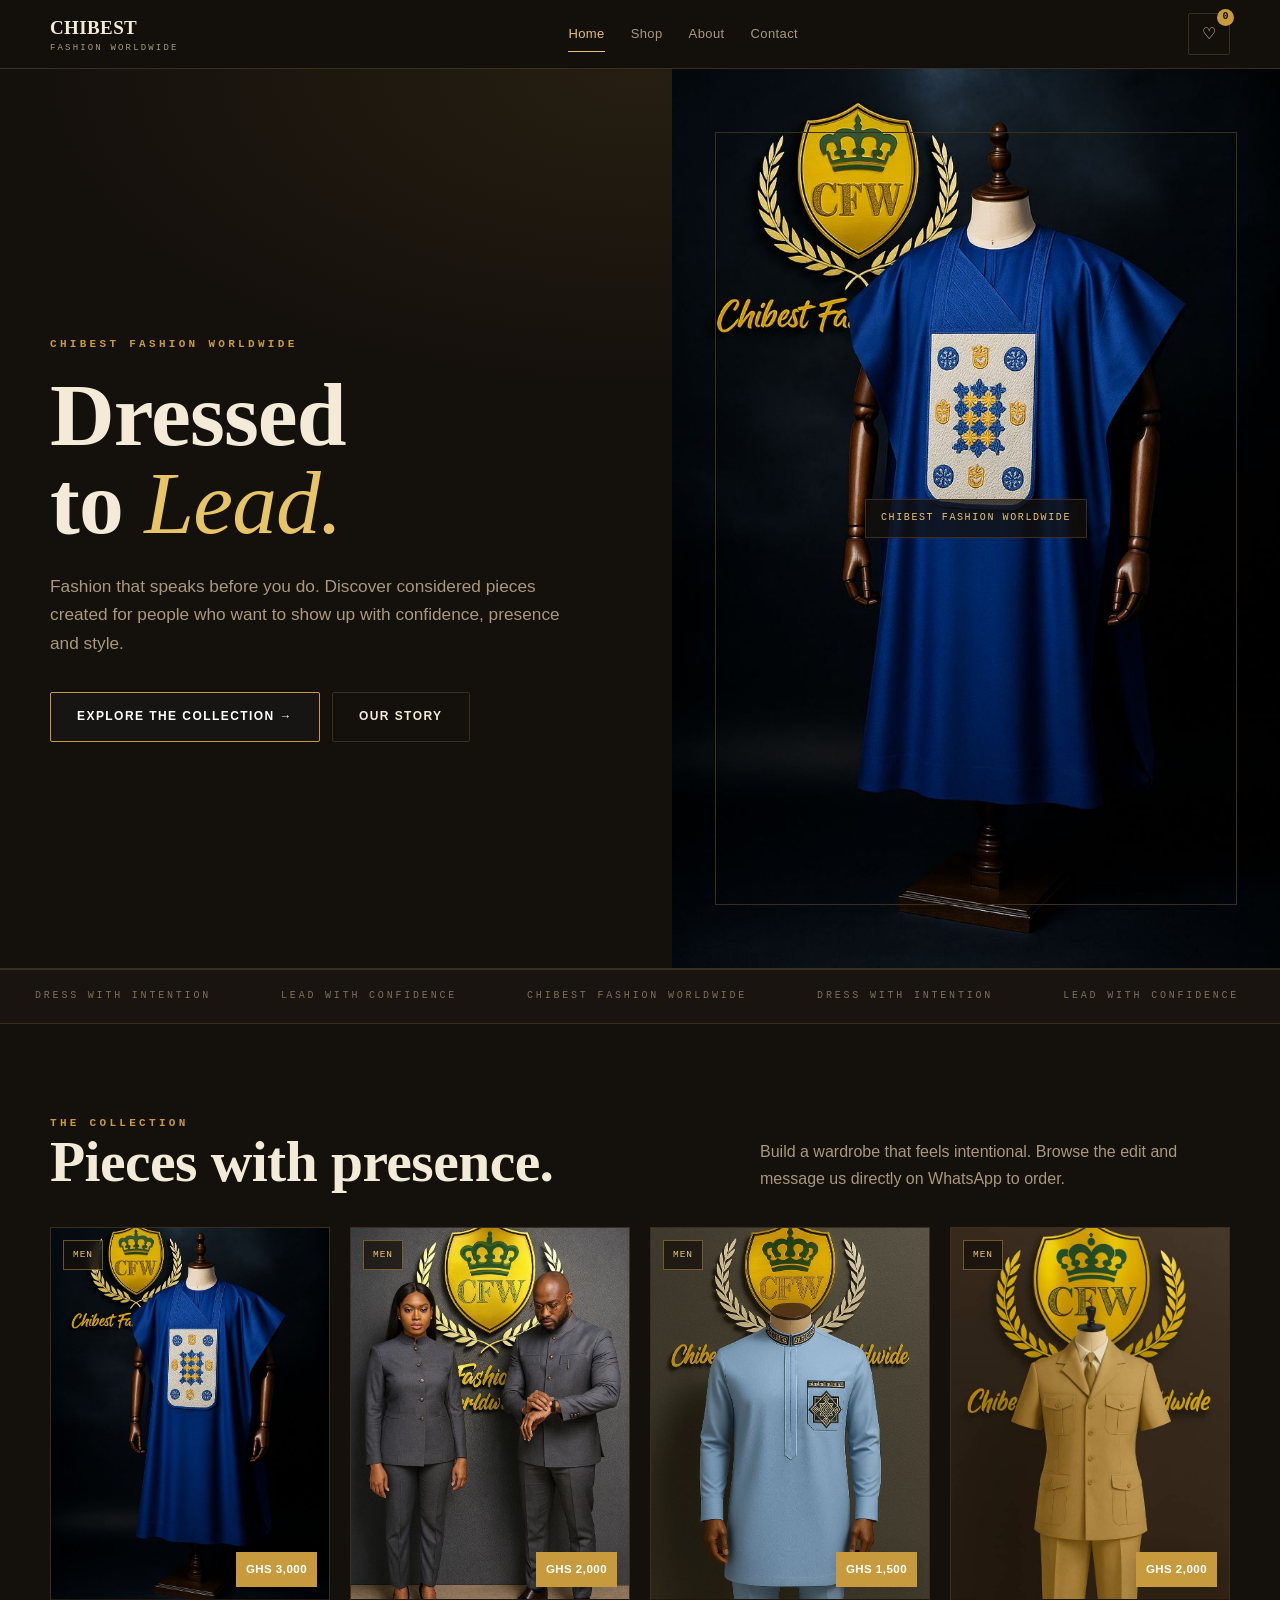
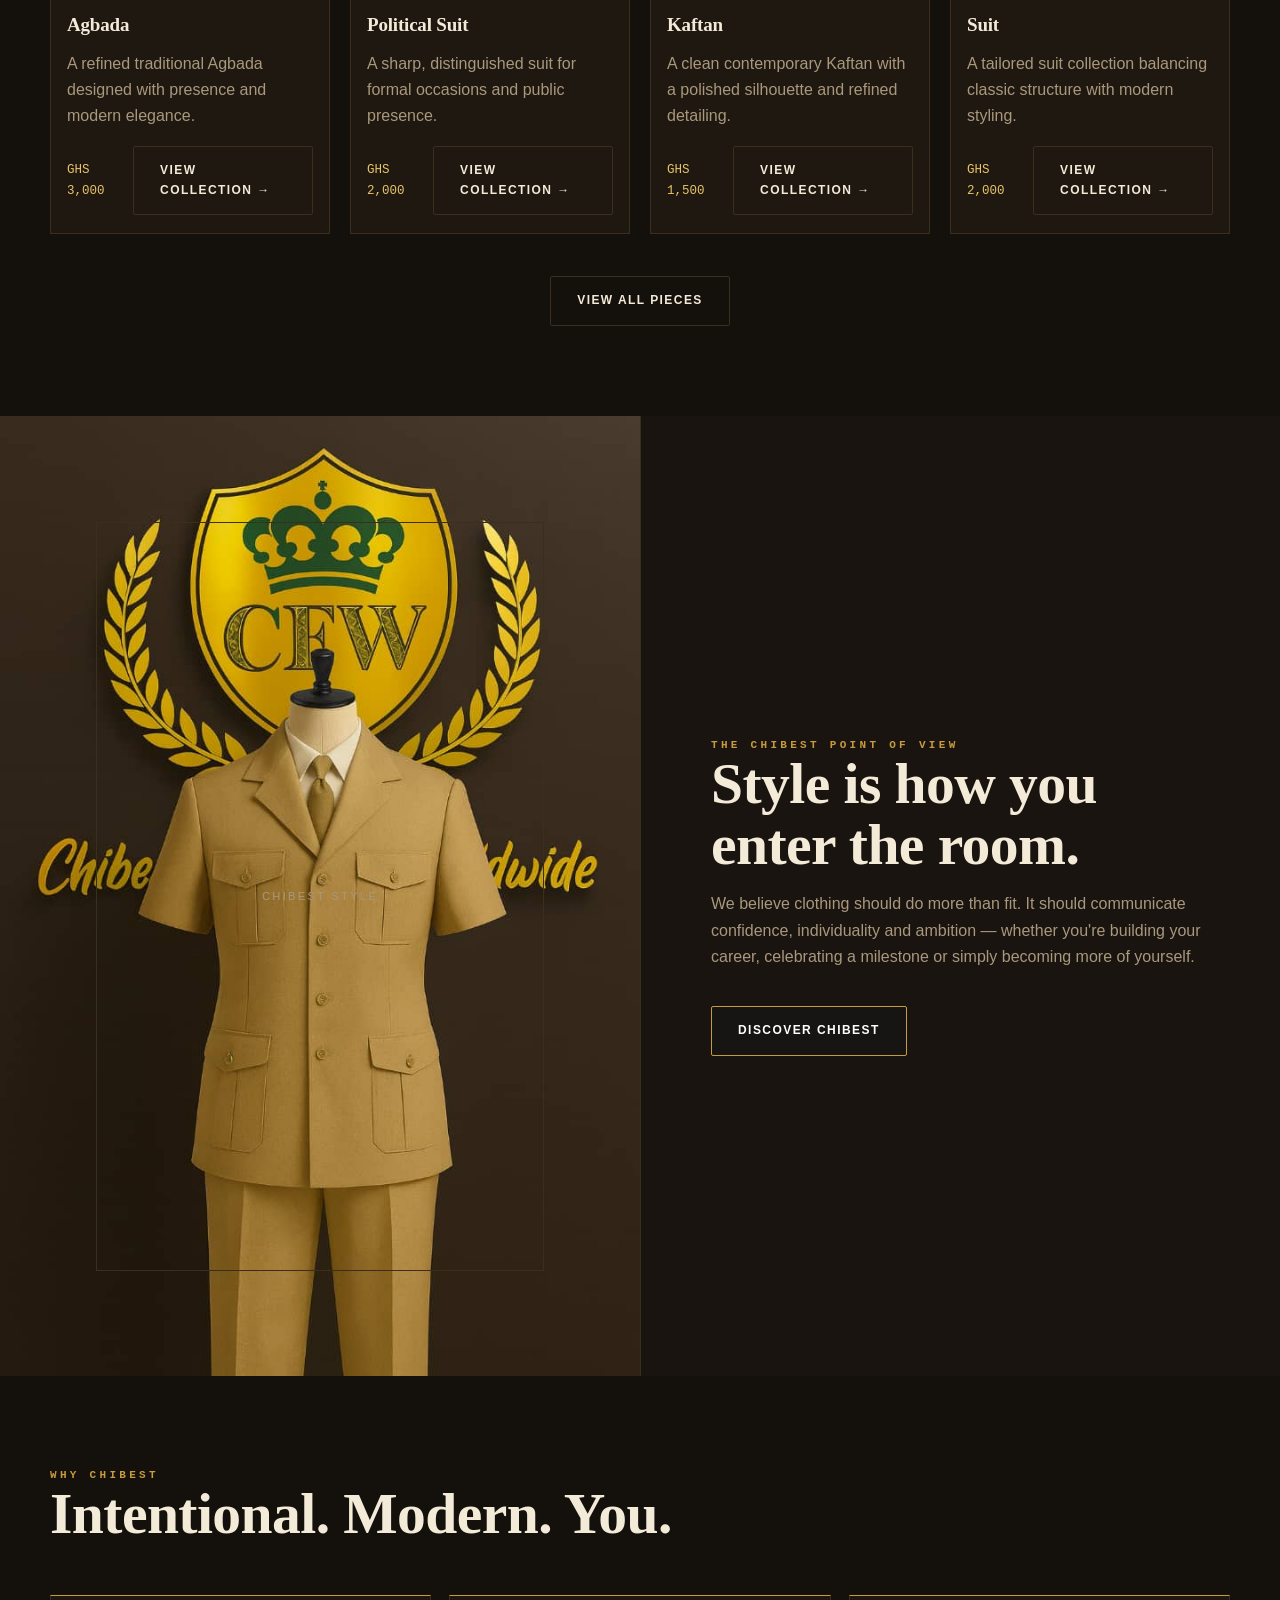
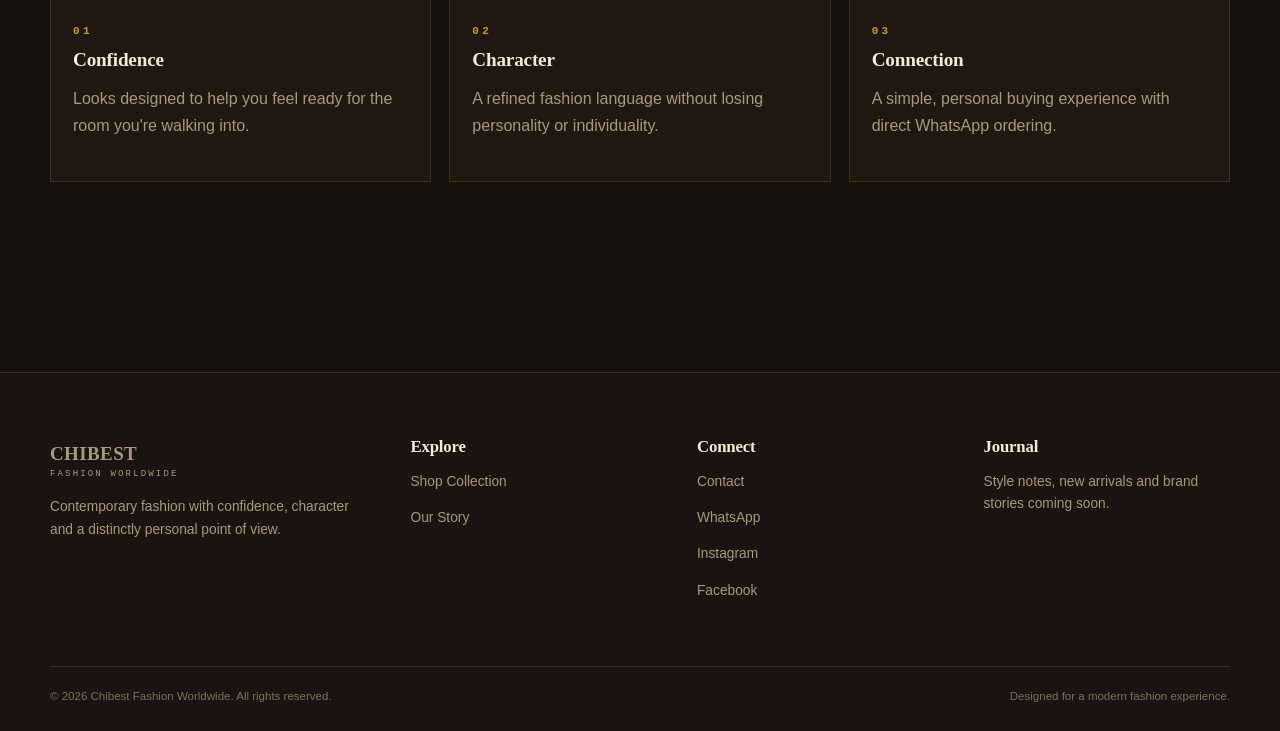
<file: index.html>
<!doctype html>
<html lang="en">
<head><meta charset="utf-8"><meta name="viewport" content="width=device-width,initial-scale=1">
<title>Home | Chibest Fashion Worldwide</title><link rel="canonical" href="index.html">
<meta name="theme-color" content="#171513">
<meta name="description" content="Chibest Fashion Worldwide — contemporary fashion designed to help you dress with confidence and lead with presence.">
<meta property="og:title" content="Home | Chibest Fashion Worldwide">
<meta property="og:description" content="Chibest Fashion Worldwide — contemporary fashion designed to help you dress with confidence and lead with presence.">
<meta property="og:type" content="website">
<link rel="stylesheet" href="assets/css/style.css">  <link rel="icon" type="image/x-icon" href="favicon.ico">
  <link rel="icon" type="image/png" sizes="512x512" href="assets/images/favicon.png">
</head><body><header class="site-header"><div class="container nav">
      <a class="logo" href="index.html">CHIBEST<span>Fashion Worldwide</span></a>
      <nav class="nav-links" aria-label="Primary navigation">
        <a class="active" href="index.html">Home</a>
        <a class="" href="shop.html">Shop</a>
        <a class="" href="about.html">About</a>
        <a class="" href="contact.html">Contact</a>
      </nav>
      <div class="nav-actions">
        <button class="icon-btn menu-btn" aria-label="Open menu">☰</button>
        <button class="icon-btn" id="cartOpen" aria-label="Open selection">♡<span class="cart-count">0</span></button>
      </div>
    </div></header>
<main>
<section class="hero">
  <div class="hero-copy"><div class="hero-copy-inner reveal">
    <div class="eyebrow">Chibest Fashion Worldwide</div>
    <h1>Dressed<br>to <em>Lead.</em></h1>
    <p>Fashion that speaks before you do. Discover considered pieces created for people who want to show up with confidence, presence and style.</p>
    <div class="hero-actions"><a class="btn" href="shop.html">Explore the collection →</a><a class="btn btn-light" href="about.html">Our story</a></div>
  </div></div>
  <div class="hero-visual"><img class="hero-photo" src="assets/images/products/Agbada.jpg" alt="Chibest Fashion Worldwide Agbada"><div class="hero-image-slot hero-image-overlay"><span>Chibest Fashion Worldwide</span></div></div>
</section>
<div class="marquee"><div class="marquee-track"><span>Dress with intention</span><span>Lead with confidence</span><span>Chibest Fashion Worldwide</span><span>Dress with intention</span><span>Lead with confidence</span><span>Chibest Fashion Worldwide</span></div></div>
<section class="section"><div class="container">
  <div class="section-head reveal"><div><div class="eyebrow">The collection</div><h2>Pieces with presence.</h2></div><p>Build a wardrobe that feels intentional. Browse the edit and message us directly on WhatsApp to order.</p></div>
  <div class="product-grid" id="homeProducts"></div>
  <div style="text-align:center;margin-top:42px"><a class="btn btn-light" href="shop.html">View all pieces</a></div>
</div></section>
<section class="editorial"><div class="editorial-visual"><img class="editorial-photo" src="assets/images/products/Suits.jpg" alt="Chibest Fashion Worldwide suit"><div class="editorial-slot editorial-overlay">Chibest style</div></div><div class="editorial-copy"><div class="reveal"><div class="eyebrow">The Chibest point of view</div><h2>Style is how you enter the room.</h2><p>We believe clothing should do more than fit. It should communicate confidence, individuality and ambition — whether you're building your career, celebrating a milestone or simply becoming more of yourself.</p><a class="btn" href="about.html">Discover Chibest</a></div></div></section>
<section class="section"><div class="container"><div class="section-head reveal"><div><div class="eyebrow">Why Chibest</div><h2>Intentional. Modern. You.</h2></div></div><div class="values"><div class="value reveal"><div class="eyebrow">01</div><h3>Confidence</h3><p>Looks designed to help you feel ready for the room you're walking into.</p></div><div class="value reveal"><div class="eyebrow">02</div><h3>Character</h3><p>A refined fashion language without losing personality or individuality.</p></div><div class="value reveal"><div class="eyebrow">03</div><h3>Connection</h3><p>A simple, personal buying experience with direct WhatsApp ordering.</p></div></div></div></section>
</main><footer><div class="container">
      <div class="footer-grid">
        <div><a class="logo" href="index.html">CHIBEST<span>Fashion Worldwide</span></a><p>Contemporary fashion with confidence, character and a distinctly personal point of view.</p></div>
        <div><h3>Explore</h3><p><a href="shop.html">Shop Collection</a></p><p><a href="about.html">Our Story</a></p></div>
        <div><h3>Connect</h3><p><a href="contact.html">Contact</a></p><p><a href="https://wa.me/233554916910" target="_blank" rel="noopener">WhatsApp</a></p><p><a href="https://www.instagram.com/p/CEAgo4Bjrrp/?igshid=ou6mvu8pzi5q" target="_blank" rel="noopener">Instagram</a></p><p><a href="https://www.facebook.com/chibestfashionworldwide/" target="_blank" rel="noopener">Facebook</a></p></div>
        <div><h3>Journal</h3><p>Style notes, new arrivals and brand stories coming soon.</p></div>
      </div>
      <div class="footer-bottom"><span>© 2026 Chibest Fashion Worldwide. All rights reserved.</span><span>Designed for a modern fashion experience.</span></div>
    </div></footer>
    <div id="overlay" class="overlay"></div>
    <aside id="cartDrawer" class="cart-drawer" aria-label="Your selection">
      <div class="cart-head"><strong>Your Selection</strong><button class="icon-btn" id="cartClose" aria-label="Close">×</button></div>
      <div id="cartItems" class="cart-items"></div>
      <div class="cart-foot"><div style="display:flex;justify-content:space-between;margin-bottom:15px"><span>Total</span><strong id="cartTotal">Price on request</strong></div><button class="btn btn-gold" id="checkout">Order via WhatsApp</button></div>
    </aside><div id="toast" class="toast"></div><script src="assets/js/main.js"></script></body></html>
</file>
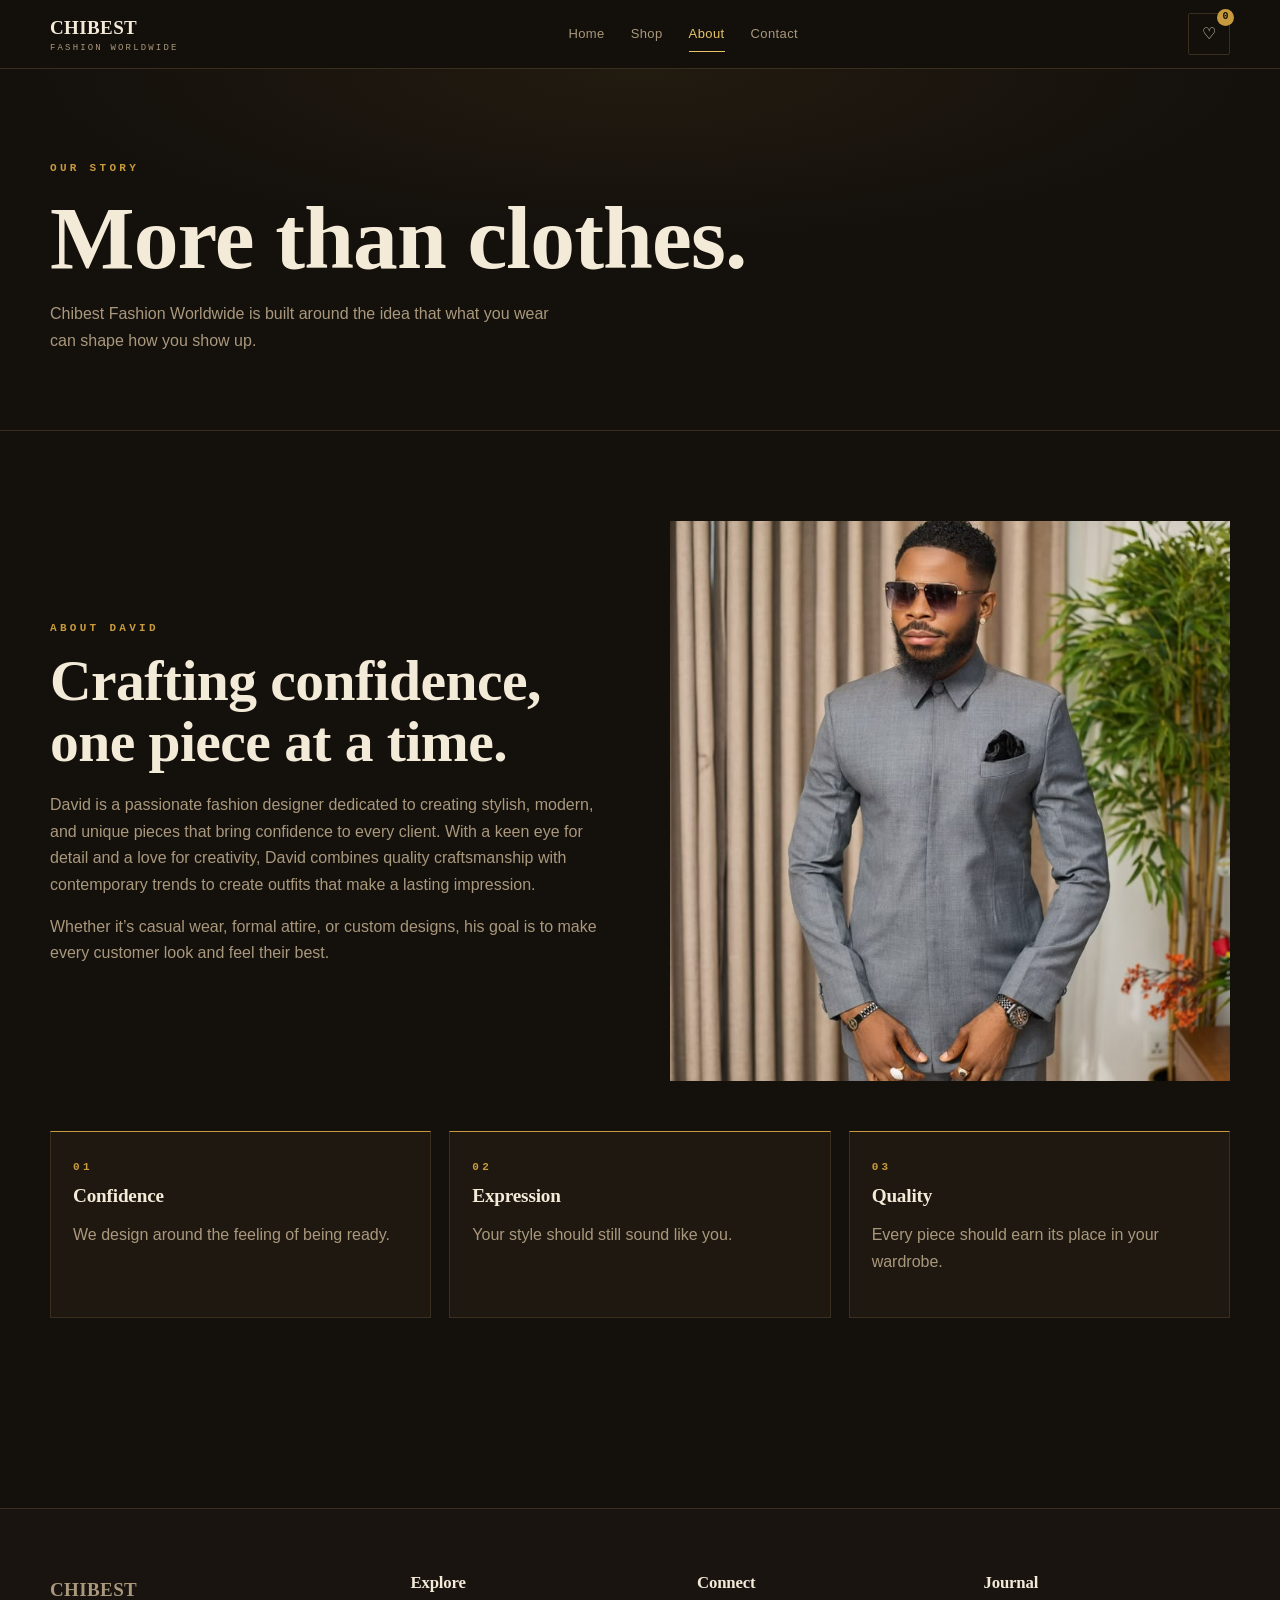
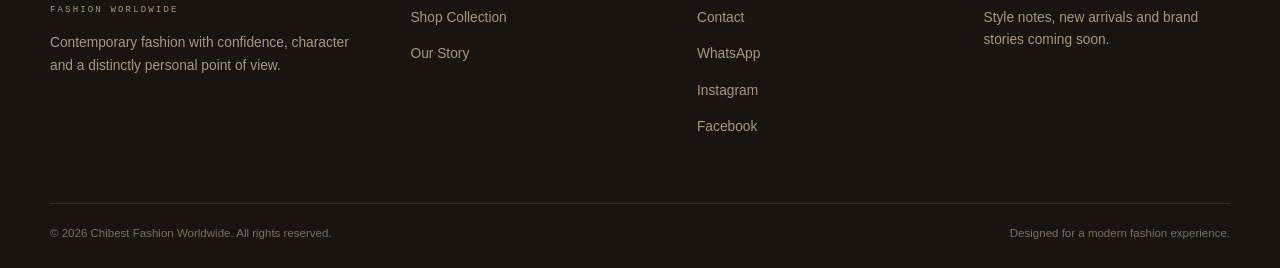
<file: about.html>
<!doctype html>
<html lang="en">
<head><meta charset="utf-8"><meta name="viewport" content="width=device-width,initial-scale=1">
<title>About | Chibest Fashion Worldwide</title><link rel="canonical" href="about.html">
<meta name="theme-color" content="#171513">
<meta name="description" content="Learn about Chibest Fashion Worldwide — a contemporary fashion brand built around confidence, character and personal style.">
<meta property="og:title" content="About | Chibest Fashion Worldwide">
<meta property="og:description" content="Learn about Chibest Fashion Worldwide — a contemporary fashion brand built around confidence, character and personal style.">
<meta property="og:type" content="website">
<link rel="stylesheet" href="assets/css/style.css">  <link rel="icon" type="image/x-icon" href="favicon.ico">
  <link rel="icon" type="image/png" sizes="512x512" href="assets/images/favicon.png">
</head><body><header class="site-header"><div class="container nav">
      <a class="logo" href="index.html">CHIBEST<span>Fashion Worldwide</span></a>
      <nav class="nav-links" aria-label="Primary navigation">
        <a class="" href="index.html">Home</a>
        <a class="" href="shop.html">Shop</a>
        <a class="active" href="about.html">About</a>
        <a class="" href="contact.html">Contact</a>
      </nav>
      <div class="nav-actions">
        <button class="icon-btn menu-btn" aria-label="Open menu">☰</button>
        <button class="icon-btn" id="cartOpen" aria-label="Open selection">♡<span class="cart-count">0</span></button>
      </div>
    </div></header>
<main><section class="page-hero"><div class="container"><div class="eyebrow">Our story</div><h1>More than clothes.</h1><p>Chibest Fashion Worldwide is built around the idea that what you wear can shape how you show up.</p></div></section>
<section class="section"><div class="container">
<div class="story">
  <div class="reveal">
    <div class="eyebrow">About David</div>
    <h2>Crafting confidence, one piece at a time.</h2>
    <p>David is a passionate fashion designer dedicated to creating stylish, modern, and unique pieces that bring confidence to every client. With a keen eye for detail and a love for creativity, David combines quality craftsmanship with contemporary trends to create outfits that make a lasting impression.</p>
    <p>Whether it’s casual wear, formal attire, or custom designs, his goal is to make every customer look and feel their best.</p>
  </div>
  <div class="editorial-visual" style="min-height:560px">
    <img class="about-photo" src="assets/images/products/david.jpg" alt="David, founder and fashion designer at Chibest Fashion Worldwide">
  </div>
</div>
<div class="values">
  <div class="value reveal"><div class="eyebrow">01</div><h3>Confidence</h3><p>We design around the feeling of being ready.</p></div>
  <div class="value reveal"><div class="eyebrow">02</div><h3>Expression</h3><p>Your style should still sound like you.</p></div>
  <div class="value reveal"><div class="eyebrow">03</div><h3>Quality</h3><p>Every piece should earn its place in your wardrobe.</p></div>
</div>
</div></section></main><footer><div class="container">
      <div class="footer-grid">
        <div><a class="logo" href="index.html">CHIBEST<span>Fashion Worldwide</span></a><p>Contemporary fashion with confidence, character and a distinctly personal point of view.</p></div>
        <div><h3>Explore</h3><p><a href="shop.html">Shop Collection</a></p><p><a href="about.html">Our Story</a></p></div>
        <div><h3>Connect</h3><p><a href="contact.html">Contact</a></p><p><a href="https://wa.me/233554916910" target="_blank" rel="noopener">WhatsApp</a></p><p><a href="https://www.instagram.com/p/CEAgo4Bjrrp/?igshid=ou6mvu8pzi5q" target="_blank" rel="noopener">Instagram</a></p><p><a href="https://www.facebook.com/chibestfashionworldwide/" target="_blank" rel="noopener">Facebook</a></p></div>
        <div><h3>Journal</h3><p>Style notes, new arrivals and brand stories coming soon.</p></div>
      </div>
      <div class="footer-bottom"><span>© 2026 Chibest Fashion Worldwide. All rights reserved.</span><span>Designed for a modern fashion experience.</span></div>
    </div></footer>
    <div id="overlay" class="overlay"></div>
    <aside id="cartDrawer" class="cart-drawer" aria-label="Your selection">
      <div class="cart-head"><strong>Your Selection</strong><button class="icon-btn" id="cartClose" aria-label="Close">×</button></div>
      <div id="cartItems" class="cart-items"></div>
      <div class="cart-foot"><div style="display:flex;justify-content:space-between;margin-bottom:15px"><span>Total</span><strong id="cartTotal">Price on request</strong></div><button class="btn btn-gold" id="checkout">Order via WhatsApp</button></div>
    </aside><div id="toast" class="toast"></div><script src="assets/js/main.js"></script></body></html>
</file>
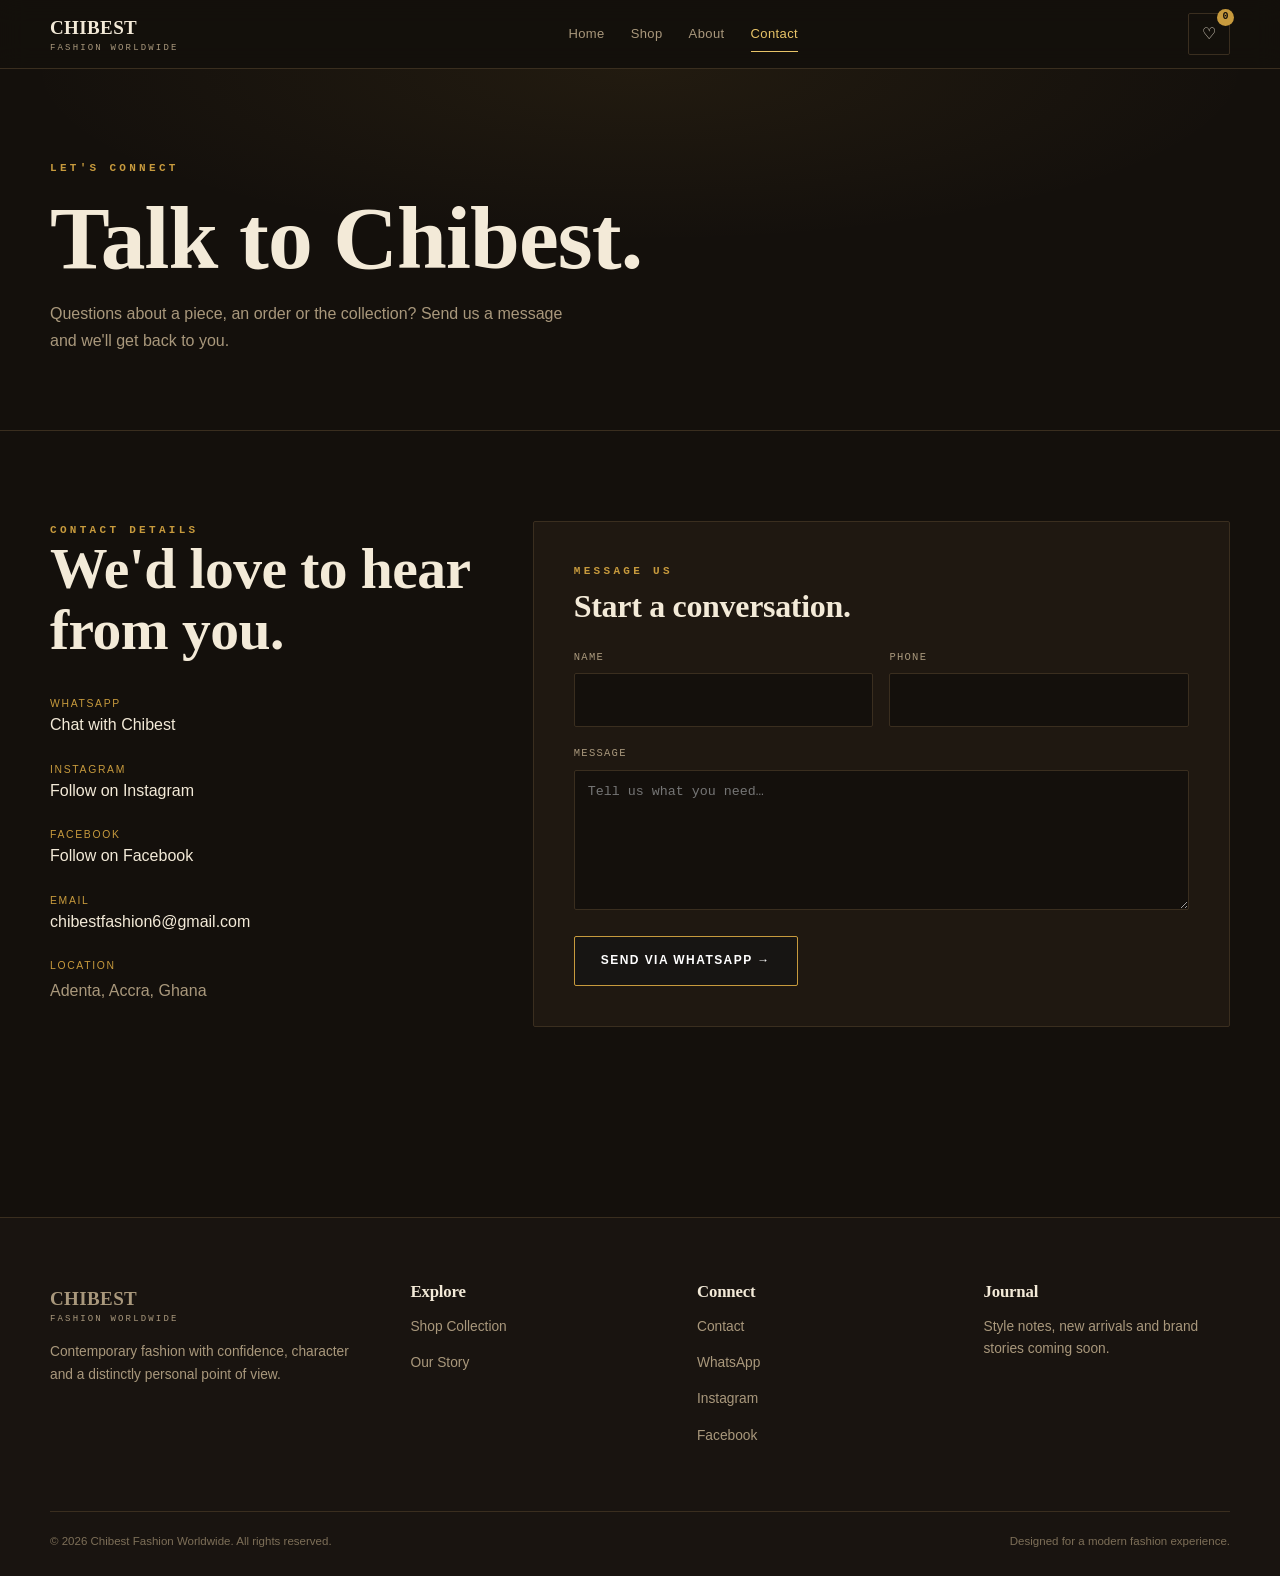
<file: contact.html>
<!doctype html>
<html lang="en">
<head><meta charset="utf-8"><meta name="viewport" content="width=device-width,initial-scale=1">
<title>Contact | Chibest Fashion Worldwide</title><link rel="canonical" href="contact.html">
<meta name="theme-color" content="#171513">
<meta name="description" content="Contact Chibest Fashion Worldwide for orders, enquiries and customer support.">
<meta property="og:title" content="Contact | Chibest Fashion Worldwide">
<meta property="og:description" content="Contact Chibest Fashion Worldwide for orders, enquiries and customer support.">
<meta property="og:type" content="website">
<link rel="stylesheet" href="assets/css/style.css">  <link rel="icon" type="image/x-icon" href="favicon.ico">
  <link rel="icon" type="image/png" sizes="512x512" href="assets/images/favicon.png">
</head><body><header class="site-header"><div class="container nav">
      <a class="logo" href="index.html">CHIBEST<span>Fashion Worldwide</span></a>
      <nav class="nav-links" aria-label="Primary navigation">
        <a class="" href="index.html">Home</a>
        <a class="" href="shop.html">Shop</a>
        <a class="" href="about.html">About</a>
        <a class="active" href="contact.html">Contact</a>
      </nav>
      <div class="nav-actions">
        <button class="icon-btn menu-btn" aria-label="Open menu">☰</button>
        <button class="icon-btn" id="cartOpen" aria-label="Open selection">♡<span class="cart-count">0</span></button>
      </div>
    </div></header>
<main><section class="page-hero"><div class="container"><div class="eyebrow">Let's connect</div><h1>Talk to Chibest.</h1><p>Questions about a piece, an order or the collection? Send us a message and we'll get back to you.</p></div></section>
<section class="section"><div class="container"><div class="contact-grid"><div class="reveal"><div class="eyebrow">Contact details</div><h2>We'd love to hear from you.</h2><div class="contact-list"><div class="contact-item"><small>WhatsApp</small><a href="https://wa.me/233554916910" target="_blank" rel="noopener">Chat with Chibest</a></div><div class="contact-item"><small>Instagram</small><a href="https://www.instagram.com/p/CEAgo4Bjrrp/?igshid=ou6mvu8pzi5q" target="_blank" rel="noopener" aria-label="Chibest Fashion Worldwide on Instagram">Follow on Instagram</a></div>
<div class="contact-item"><small>Facebook</small><a href="https://www.facebook.com/chibestfashionworldwide/" target="_blank" rel="noopener" aria-label="Chibest Fashion Worldwide on Facebook">Follow on Facebook</a></div>
<div class="contact-item"><small>Email</small><a href="mailto:chibestfashion6@gmail.com">chibestfashion6@gmail.com</a></div>
<div class="contact-item"><small>Location</small><p>Adenta, Accra, Ghana</p></div></div></div>
<form class="contact-form reveal" id="contactForm"><div class="eyebrow">Message us</div><h3 style="font-size:2rem;margin:10px 0 25px">Start a conversation.</h3><div class="form-row"><div class="field"><label for="name">Name</label><input id="name" name="name" required></div><div class="field"><label for="phone">Phone</label><input id="phone" name="phone" required></div></div><div class="field"><label for="message">Message</label><textarea id="message" name="message" required placeholder="Tell us what you need…"></textarea></div><button class="btn" type="submit">Send via WhatsApp →</button></form></div></div></section></main><footer><div class="container">
      <div class="footer-grid">
        <div><a class="logo" href="index.html">CHIBEST<span>Fashion Worldwide</span></a><p>Contemporary fashion with confidence, character and a distinctly personal point of view.</p></div>
        <div><h3>Explore</h3><p><a href="shop.html">Shop Collection</a></p><p><a href="about.html">Our Story</a></p></div>
        <div><h3>Connect</h3><p><a href="contact.html">Contact</a></p><p><a href="https://wa.me/233554916910" target="_blank" rel="noopener">WhatsApp</a></p><p><a href="https://www.instagram.com/p/CEAgo4Bjrrp/?igshid=ou6mvu8pzi5q" target="_blank" rel="noopener">Instagram</a></p><p><a href="https://www.facebook.com/chibestfashionworldwide/" target="_blank" rel="noopener">Facebook</a></p></div>
        <div><h3>Journal</h3><p>Style notes, new arrivals and brand stories coming soon.</p></div>
      </div>
      <div class="footer-bottom"><span>© 2026 Chibest Fashion Worldwide. All rights reserved.</span><span>Designed for a modern fashion experience.</span></div>
    </div></footer>
    <div id="overlay" class="overlay"></div>
    <aside id="cartDrawer" class="cart-drawer" aria-label="Your selection">
      <div class="cart-head"><strong>Your Selection</strong><button class="icon-btn" id="cartClose" aria-label="Close">×</button></div>
      <div id="cartItems" class="cart-items"></div>
      <div class="cart-foot"><div style="display:flex;justify-content:space-between;margin-bottom:15px"><span>Total</span><strong id="cartTotal">Price on request</strong></div><button class="btn btn-gold" id="checkout">Order via WhatsApp</button></div>
    </aside><div id="toast" class="toast"></div><script src="assets/js/main.js"></script></body></html>
</file>
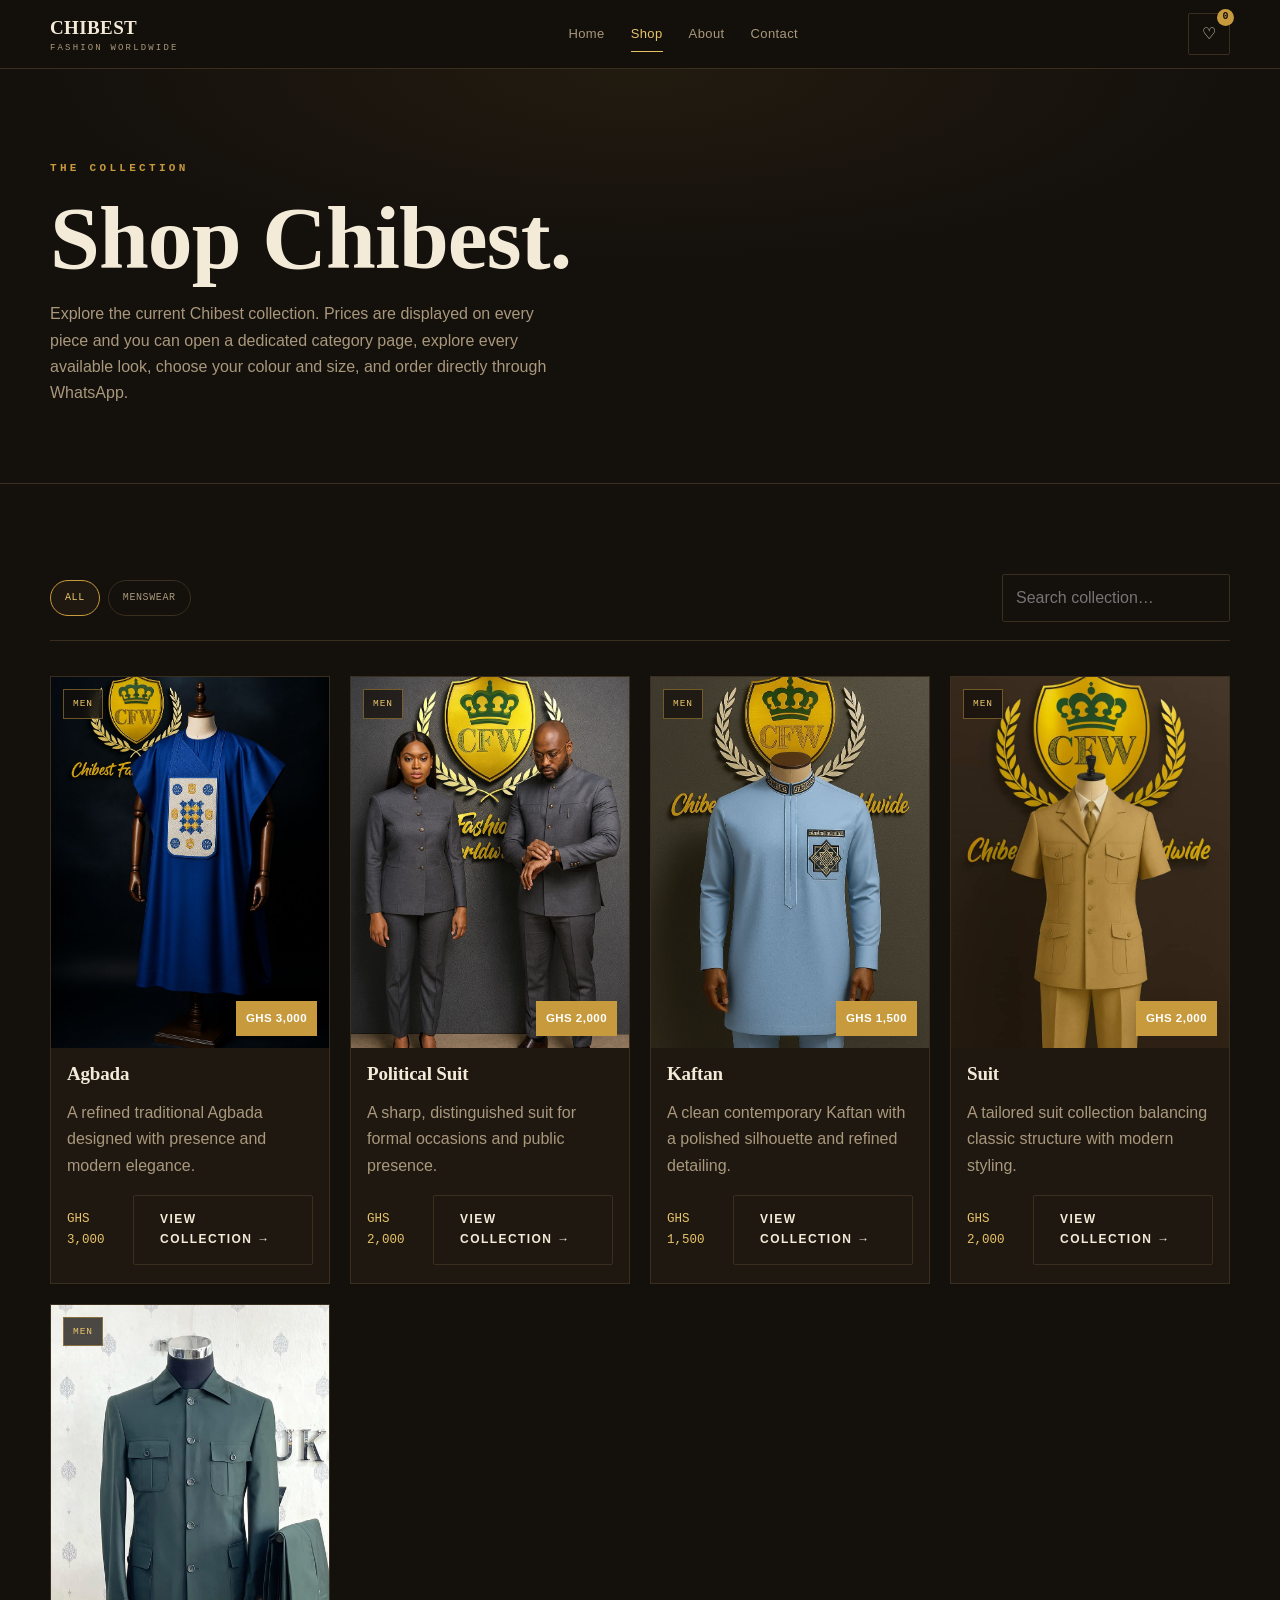
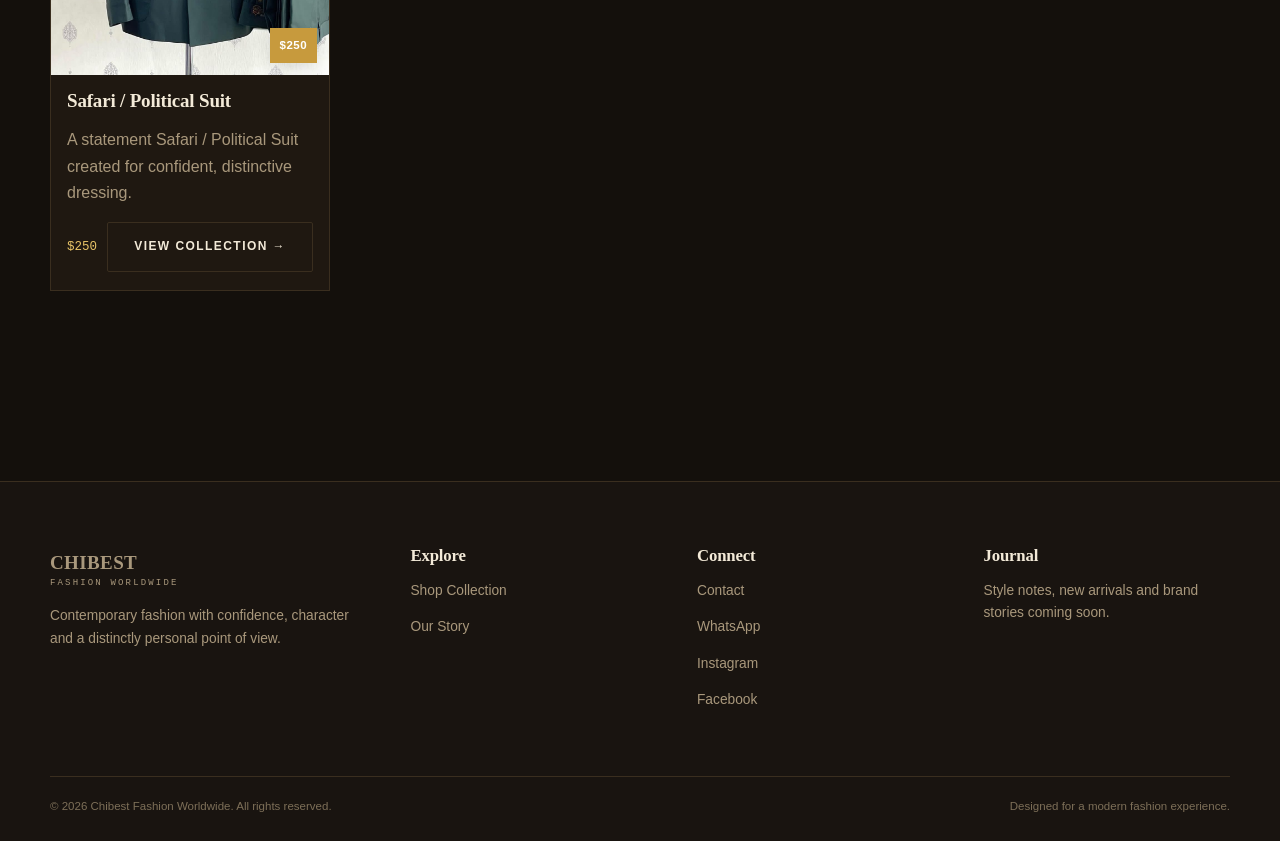
<file: shop.html>
<!doctype html>
<html lang="en">
<head><meta charset="utf-8"><meta name="viewport" content="width=device-width,initial-scale=1">
<title>Shop | Chibest Fashion Worldwide</title><link rel="canonical" href="shop.html">
<meta name="theme-color" content="#171513">
<meta name="description" content="Shop the Chibest Fashion Worldwide collection. Browse fashion edits and order directly via WhatsApp.">
<meta property="og:title" content="Shop | Chibest Fashion Worldwide">
<meta property="og:description" content="Shop the Chibest Fashion Worldwide collection. Browse fashion edits and order directly via WhatsApp.">
<meta property="og:type" content="website">
<link rel="stylesheet" href="assets/css/style.css">  <link rel="icon" type="image/x-icon" href="favicon.ico">
  <link rel="icon" type="image/png" sizes="512x512" href="assets/images/favicon.png">
</head><body><header class="site-header"><div class="container nav">
      <a class="logo" href="index.html">CHIBEST<span>Fashion Worldwide</span></a>
      <nav class="nav-links" aria-label="Primary navigation">
        <a class="" href="index.html">Home</a>
        <a class="active" href="shop.html">Shop</a>
        <a class="" href="about.html">About</a>
        <a class="" href="contact.html">Contact</a>
      </nav>
      <div class="nav-actions">
        <button class="icon-btn menu-btn" aria-label="Open menu">☰</button>
        <button class="icon-btn" id="cartOpen" aria-label="Open selection">♡<span class="cart-count">0</span></button>
      </div>
    </div></header>
<main><section class="page-hero"><div class="container"><div class="eyebrow">The collection</div><h1>Shop Chibest.</h1><p>Explore the current Chibest collection. Prices are displayed on every piece and you can open a dedicated category page, explore every available look, choose your colour and size, and order directly through WhatsApp.</p></div></section>
<section class="section"><div class="container">
<div class="shop-toolbar"><div class="filters"><button class="filter-btn active" data-filter="All">All</button><button class="filter-btn" data-filter="Men">Menswear</button></div><input id="search" class="search" type="search" placeholder="Search collection…" aria-label="Search collection"></div>
<div id="productGrid" class="product-grid"></div><div id="noResults" class="no-results">No pieces matched your search.</div>
</div></section></main><footer><div class="container">
      <div class="footer-grid">
        <div><a class="logo" href="index.html">CHIBEST<span>Fashion Worldwide</span></a><p>Contemporary fashion with confidence, character and a distinctly personal point of view.</p></div>
        <div><h3>Explore</h3><p><a href="shop.html">Shop Collection</a></p><p><a href="about.html">Our Story</a></p></div>
        <div><h3>Connect</h3><p><a href="contact.html">Contact</a></p><p><a href="https://wa.me/233554916910" target="_blank" rel="noopener">WhatsApp</a></p><p><a href="https://www.instagram.com/p/CEAgo4Bjrrp/?igshid=ou6mvu8pzi5q" target="_blank" rel="noopener">Instagram</a></p><p><a href="https://www.facebook.com/chibestfashionworldwide/" target="_blank" rel="noopener">Facebook</a></p></div>
        <div><h3>Journal</h3><p>Style notes, new arrivals and brand stories coming soon.</p></div>
      </div>
      <div class="footer-bottom"><span>© 2026 Chibest Fashion Worldwide. All rights reserved.</span><span>Designed for a modern fashion experience.</span></div>
    </div></footer>
    <div id="overlay" class="overlay"></div>
    <aside id="cartDrawer" class="cart-drawer" aria-label="Your selection">
      <div class="cart-head"><strong>Your Selection</strong><button class="icon-btn" id="cartClose" aria-label="Close">×</button></div>
      <div id="cartItems" class="cart-items"></div>
      <div class="cart-foot"><div style="display:flex;justify-content:space-between;margin-bottom:15px"><span>Total</span><strong id="cartTotal">Price on request</strong></div><button class="btn btn-gold" id="checkout">Order via WhatsApp</button></div>
    </aside><div id="toast" class="toast"></div><script src="assets/js/main.js"></script></body></html>
</file>
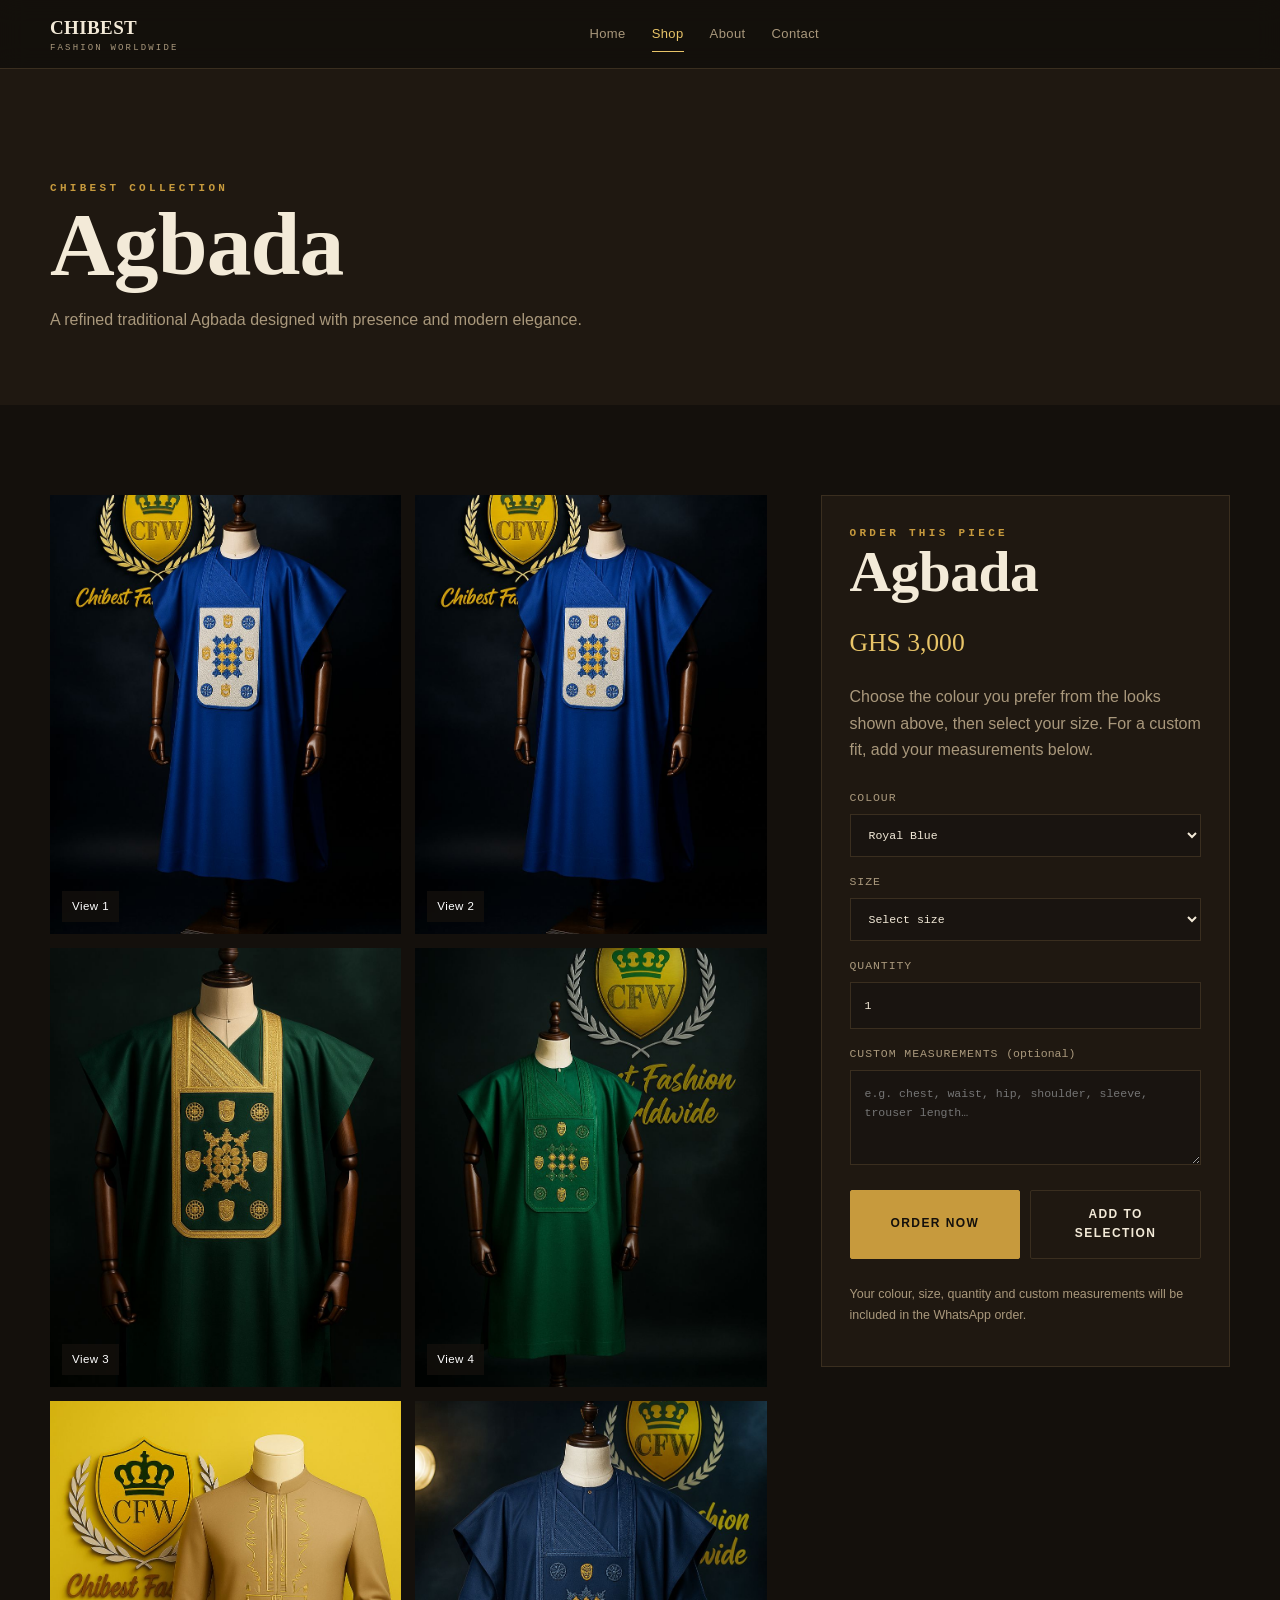
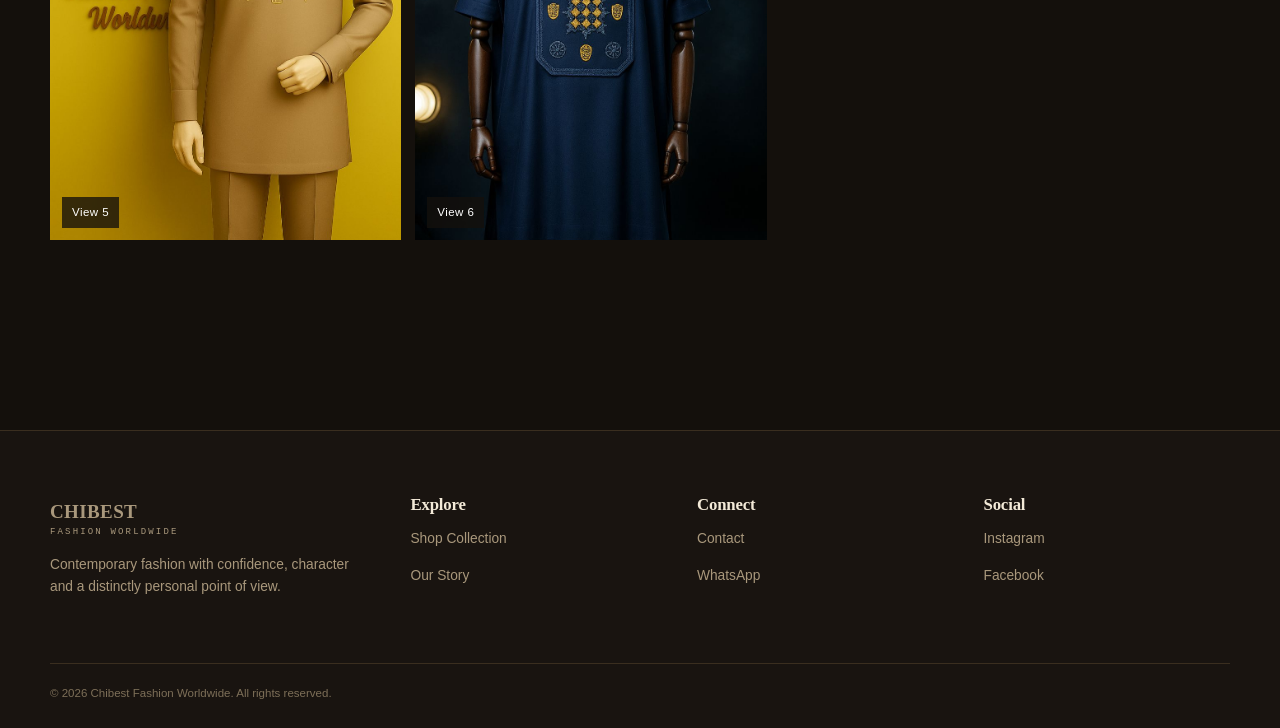
<file: categories/agbada.html>
<!doctype html><html lang="en"><head><meta charset="utf-8"><meta name="viewport" content="width=device-width,initial-scale=1"><title>Agbada | Chibest Fashion Worldwide</title><meta property="og:type" content="product"><meta property="og:title" content="Agbada | Chibest Fashion Worldwide"><meta property="og:description" content="Explore the Agbada collection and order with your preferred colour and size."><meta property="og:url" content="https://chibest-one.vercel.app/categories/agbada.html"><meta property="og:image" content="https://chibest-one.vercel.app/assets/images/products/Agbada.jpg"><meta property="og:image:secure_url" content="https://chibest-one.vercel.app/assets/images/products/Agbada.jpg"><meta property="og:image:type" content="image/jpeg"><meta property="og:image:width" content="1200"><meta property="og:image:height" content="630"><meta name="description" content="A refined traditional Agbada designed with presence and modern elegance."><link rel="stylesheet" href="../assets/css/style.css"><link rel="icon" href="../favicon.ico"><link rel="icon" type="image/png" sizes="512x512" href="../assets/images/favicon.png"></head><body>
<header class="site-header"><div class="container nav"><a class="logo" href="../index.html">CHIBEST<span>Fashion Worldwide</span></a><nav class="nav-links"><a href="../index.html">Home</a><a class="active" href="../shop.html">Shop</a><a href="../about.html">About</a><a href="../contact.html">Contact</a></nav><div class="nav-actions"><button class="icon-btn menu-btn" aria-label="Open menu">☰</button></div></div></header>
<main><section class="category-hero"><div class="container"><div class="eyebrow">Chibest collection</div><h1>Agbada</h1><p>A refined traditional Agbada designed with presence and modern elegance.</p></div></section>
<section class="section"><div class="container"><div class="category-layout"><div class="category-gallery"><a class="category-photo" href="../assets/images/products/Agbada.jpg" target="_blank" rel="noopener"><img src="../assets/images/products/Agbada.jpg" alt="Agbada — view 1" loading="lazy"><span>View 1</span></a><a class="category-photo" href="../assets/images/products/Agbada/ag1.jpg" target="_blank" rel="noopener"><img src="../assets/images/products/Agbada/ag1.jpg" alt="Agbada — view 2" loading="lazy"><span>View 2</span></a><a class="category-photo" href="../assets/images/products/Agbada/ag2.jpg" target="_blank" rel="noopener"><img src="../assets/images/products/Agbada/ag2.jpg" alt="Agbada — view 3" loading="lazy"><span>View 3</span></a><a class="category-photo" href="../assets/images/products/Agbada/ag3.jpg" target="_blank" rel="noopener"><img src="../assets/images/products/Agbada/ag3.jpg" alt="Agbada — view 4" loading="lazy"><span>View 4</span></a><a class="category-photo" href="../assets/images/products/Agbada/ag4.jpg" target="_blank" rel="noopener"><img src="../assets/images/products/Agbada/ag4.jpg" alt="Agbada — view 5" loading="lazy"><span>View 5</span></a><a class="category-photo" href="../assets/images/products/Agbada/ag5.jpg" target="_blank" rel="noopener"><img src="../assets/images/products/Agbada/ag5.jpg" alt="Agbada — view 6" loading="lazy"><span>View 6</span></a></div><aside class="order-panel"><div class="eyebrow">Order this piece</div><h2>Agbada</h2><div class="price"></div><div class="price">GHS 3,000</div><p>Choose the colour you prefer from the looks shown above, then select your size. For a custom fit, add your measurements below.</p>
<div class="order-form"><label>Colour<select id="orderColor"><option value="Royal Blue">Royal Blue</option><option value="Emerald Green">Emerald Green</option><option value="Beige / Sand">Beige / Sand</option><option value="Navy Blue">Navy Blue</option></select></label><label>Size<select id="orderSize"><option value="" selected disabled>Select size</option><option value="XS">XS</option><option value="S">S</option><option value="M">M</option><option value="L">L</option><option value="XL">XL</option><option value="XXL">XXL</option><option value="XXXL">XXXL</option><option value="Custom">Custom</option></select></label><label>Quantity<input id="orderQty" type="number" min="1" value="1"></label><label>Custom measurements <span style="text-transform:none;letter-spacing:0">(optional)</span><textarea id="orderMeasurements" placeholder="e.g. chest, waist, hip, shoulder, sleeve, trouser length…"></textarea></label><div class="form-actions"><button class="btn btn-gold" type="button" onclick='orderCategory({"id": 1, "name": "Agbada", "price": 3000, "currency": "GHS", "slug": "agbada"})'>Order now</button><button class="btn btn-light" type="button" onclick='addCategoryToCart({"id": 1, "name": "Agbada", "price": 3000, "currency": "GHS"})'>Add to selection</button></div><p class="order-note">Your colour, size, quantity and custom measurements will be included in the WhatsApp order.</p></div></aside></div></div></section></main>
<footer><div class="container"><div class="footer-grid"><div><a class="logo" href="../index.html">CHIBEST<span>Fashion Worldwide</span></a><p>Contemporary fashion with confidence, character and a distinctly personal point of view.</p></div><div><h3>Explore</h3><p><a href="../shop.html">Shop Collection</a></p><p><a href="../about.html">Our Story</a></p></div><div><h3>Connect</h3><p><a href="../contact.html">Contact</a></p><p><a href="https://wa.me/233554916910">WhatsApp</a></p></div><div><h3>Social</h3><p><a href="https://www.instagram.com/p/CEAgo4Bjrrp/?igshid=ou6mvu8pzi5q">Instagram</a></p><p><a href="https://www.facebook.com/chibestfashionworldwide/">Facebook</a></p></div></div><div class="footer-bottom"><span>© 2026 Chibest Fashion Worldwide. All rights reserved.</span></div></div></footer><div id="toast" class="toast"></div>
<script src="../assets/js/main.js"></script></body></html>
</file>
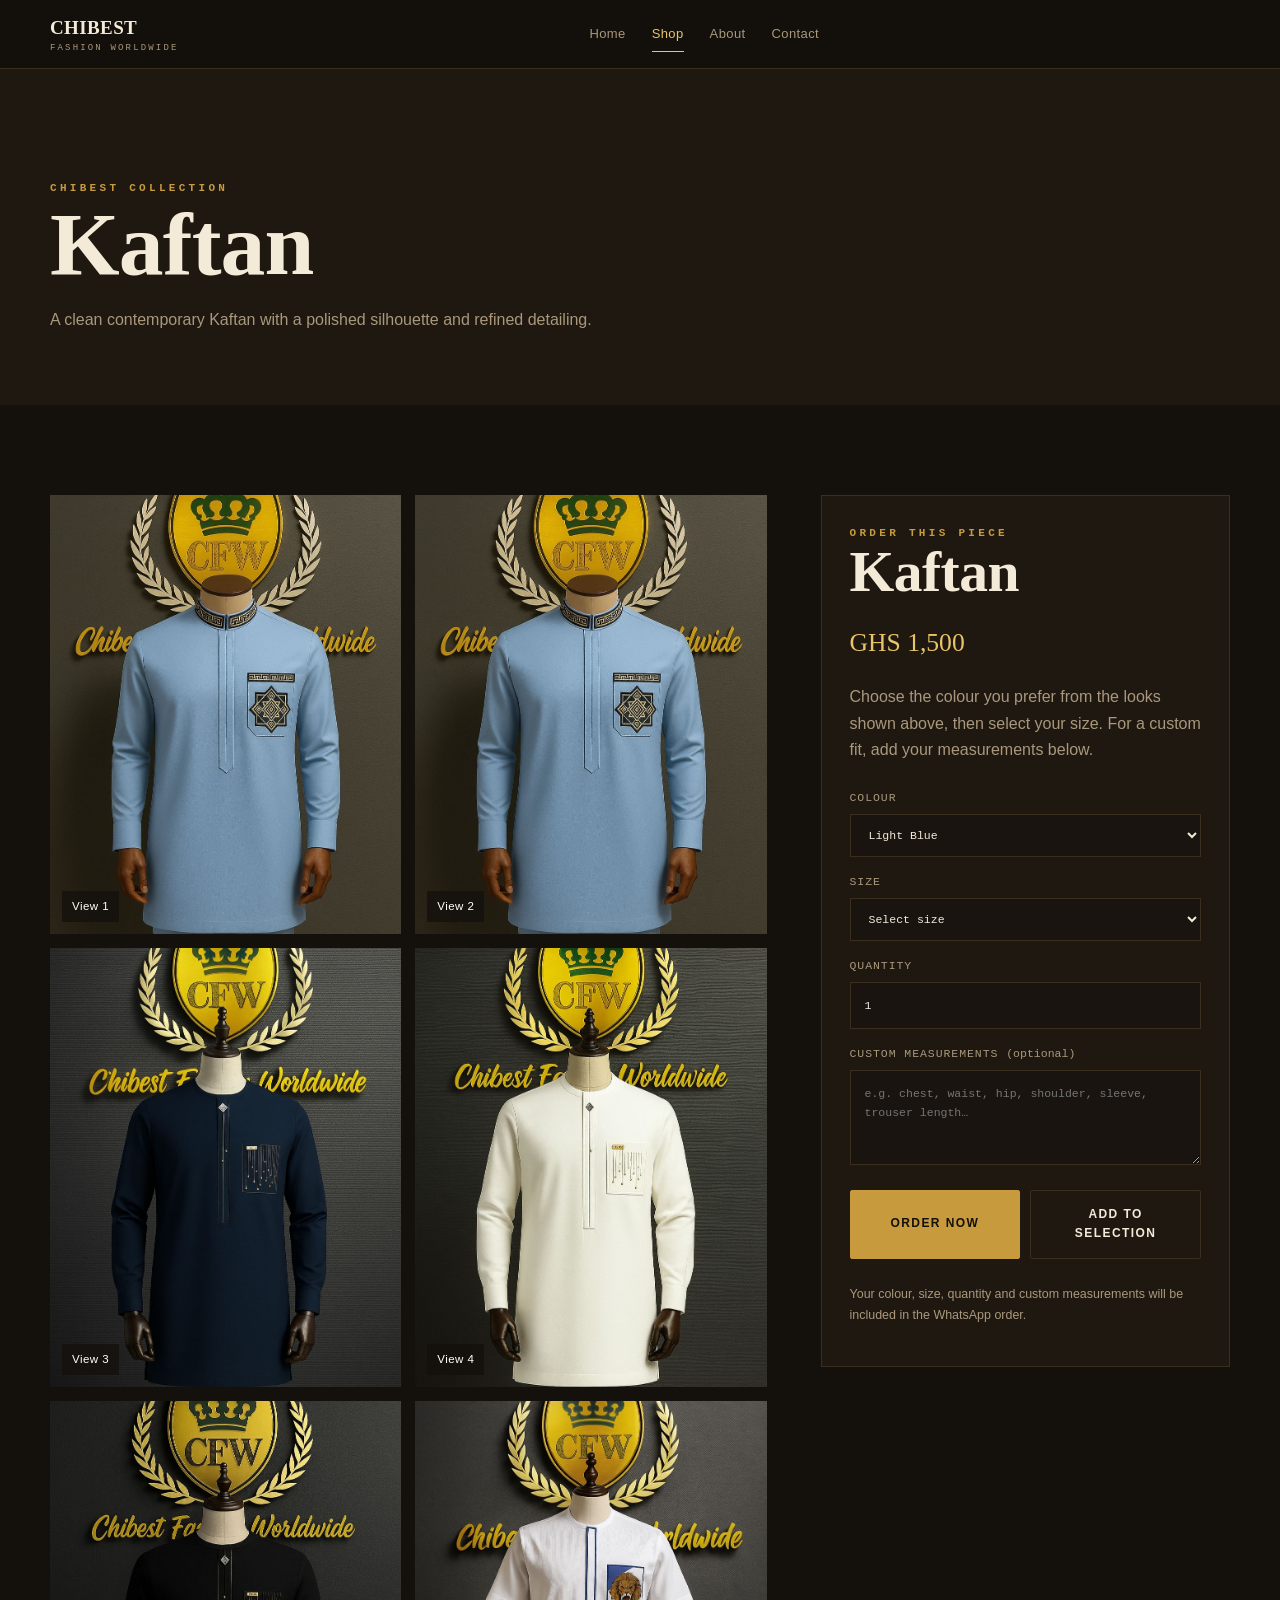
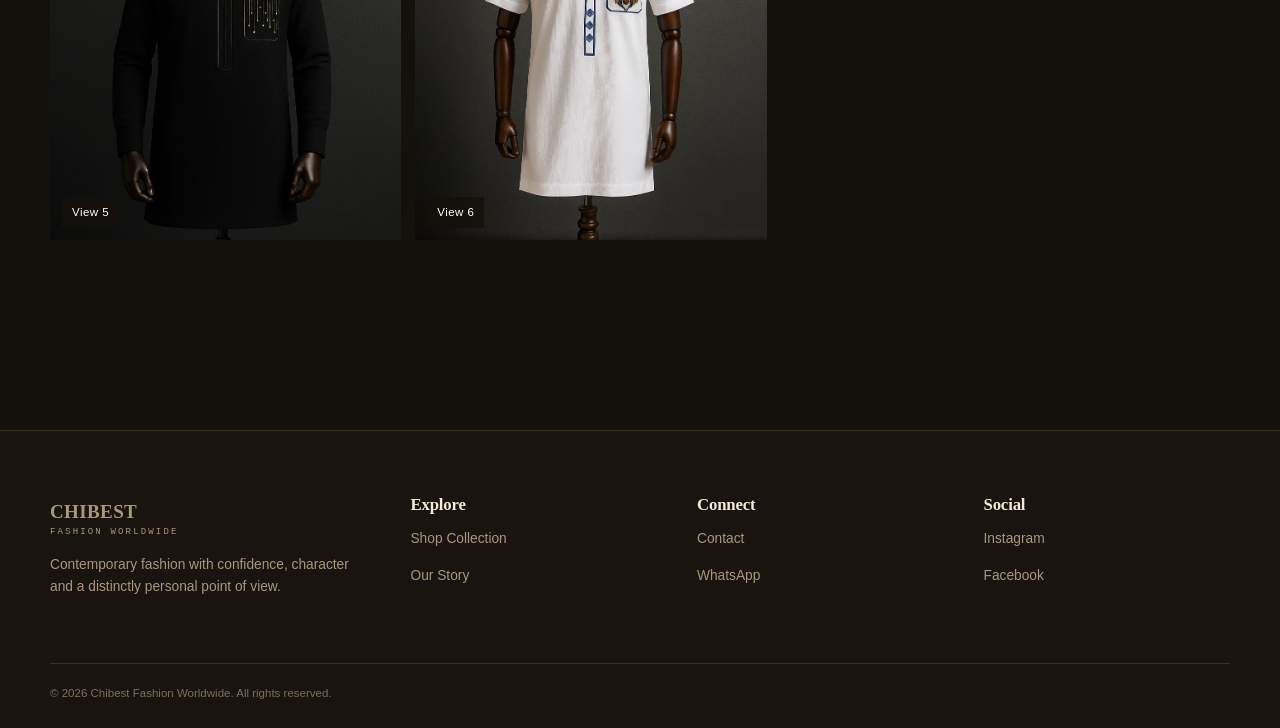
<file: categories/kaftan.html>
<!doctype html><html lang="en"><head><meta charset="utf-8"><meta name="viewport" content="width=device-width,initial-scale=1"><title>Kaftan | Chibest Fashion Worldwide</title><meta property="og:type" content="product"><meta property="og:title" content="Kaftan | Chibest Fashion Worldwide"><meta property="og:description" content="Explore the Kaftan collection and order with your preferred colour and size."><meta property="og:url" content="https://chibest-one.vercel.app/categories/kaftan.html"><meta property="og:image" content="https://chibest-one.vercel.app/assets/images/products/Kaftan.jpg"><meta property="og:image:secure_url" content="https://chibest-one.vercel.app/assets/images/products/Kaftan.jpg"><meta property="og:image:type" content="image/jpeg"><meta property="og:image:width" content="1200"><meta property="og:image:height" content="630"><meta name="description" content="A clean contemporary Kaftan with a polished silhouette and refined detailing."><link rel="stylesheet" href="../assets/css/style.css"><link rel="icon" href="../favicon.ico"><link rel="icon" type="image/png" sizes="512x512" href="../assets/images/favicon.png"></head><body>
<header class="site-header"><div class="container nav"><a class="logo" href="../index.html">CHIBEST<span>Fashion Worldwide</span></a><nav class="nav-links"><a href="../index.html">Home</a><a class="active" href="../shop.html">Shop</a><a href="../about.html">About</a><a href="../contact.html">Contact</a></nav><div class="nav-actions"><button class="icon-btn menu-btn" aria-label="Open menu">☰</button></div></div></header>
<main><section class="category-hero"><div class="container"><div class="eyebrow">Chibest collection</div><h1>Kaftan</h1><p>A clean contemporary Kaftan with a polished silhouette and refined detailing.</p></div></section>
<section class="section"><div class="container"><div class="category-layout"><div class="category-gallery"><a class="category-photo" href="../assets/images/products/Kaftan.jpg" target="_blank" rel="noopener"><img src="../assets/images/products/Kaftan.jpg" alt="Kaftan — view 1" loading="lazy"><span>View 1</span></a><a class="category-photo" href="../assets/images/products/Kaftan/kaf1.jpg" target="_blank" rel="noopener"><img src="../assets/images/products/Kaftan/kaf1.jpg" alt="Kaftan — view 2" loading="lazy"><span>View 2</span></a><a class="category-photo" href="../assets/images/products/Kaftan/kaf2.jpg" target="_blank" rel="noopener"><img src="../assets/images/products/Kaftan/kaf2.jpg" alt="Kaftan — view 3" loading="lazy"><span>View 3</span></a><a class="category-photo" href="../assets/images/products/Kaftan/kaf3.jpg" target="_blank" rel="noopener"><img src="../assets/images/products/Kaftan/kaf3.jpg" alt="Kaftan — view 4" loading="lazy"><span>View 4</span></a><a class="category-photo" href="../assets/images/products/Kaftan/kaf4.jpg" target="_blank" rel="noopener"><img src="../assets/images/products/Kaftan/kaf4.jpg" alt="Kaftan — view 5" loading="lazy"><span>View 5</span></a><a class="category-photo" href="../assets/images/products/Kaftan/kaf5.jpg" target="_blank" rel="noopener"><img src="../assets/images/products/Kaftan/kaf5.jpg" alt="Kaftan — view 6" loading="lazy"><span>View 6</span></a></div><aside class="order-panel"><div class="eyebrow">Order this piece</div><h2>Kaftan</h2><div class="price"></div><div class="price">GHS 1,500</div><p>Choose the colour you prefer from the looks shown above, then select your size. For a custom fit, add your measurements below.</p>
<div class="order-form"><label>Colour<select id="orderColor"><option value="Light Blue">Light Blue</option><option value="Navy Blue">Navy Blue</option><option value="White">White</option><option value="Black">Black</option></select></label><label>Size<select id="orderSize"><option value="" selected disabled>Select size</option><option value="XS">XS</option><option value="S">S</option><option value="M">M</option><option value="L">L</option><option value="XL">XL</option><option value="XXL">XXL</option><option value="XXXL">XXXL</option><option value="Custom">Custom</option></select></label><label>Quantity<input id="orderQty" type="number" min="1" value="1"></label><label>Custom measurements <span style="text-transform:none;letter-spacing:0">(optional)</span><textarea id="orderMeasurements" placeholder="e.g. chest, waist, hip, shoulder, sleeve, trouser length…"></textarea></label><div class="form-actions"><button class="btn btn-gold" type="button" onclick='orderCategory({"id": 3, "name": "Kaftan", "price": 1500, "currency": "GHS", "slug": "kaftan"})'>Order now</button><button class="btn btn-light" type="button" onclick='addCategoryToCart({"id": 3, "name": "Kaftan", "price": 1500, "currency": "GHS"})'>Add to selection</button></div><p class="order-note">Your colour, size, quantity and custom measurements will be included in the WhatsApp order.</p></div></aside></div></div></section></main>
<footer><div class="container"><div class="footer-grid"><div><a class="logo" href="../index.html">CHIBEST<span>Fashion Worldwide</span></a><p>Contemporary fashion with confidence, character and a distinctly personal point of view.</p></div><div><h3>Explore</h3><p><a href="../shop.html">Shop Collection</a></p><p><a href="../about.html">Our Story</a></p></div><div><h3>Connect</h3><p><a href="../contact.html">Contact</a></p><p><a href="https://wa.me/233554916910">WhatsApp</a></p></div><div><h3>Social</h3><p><a href="https://www.instagram.com/p/CEAgo4Bjrrp/?igshid=ou6mvu8pzi5q">Instagram</a></p><p><a href="https://www.facebook.com/chibestfashionworldwide/">Facebook</a></p></div></div><div class="footer-bottom"><span>© 2026 Chibest Fashion Worldwide. All rights reserved.</span></div></div></footer><div id="toast" class="toast"></div>
<script src="../assets/js/main.js"></script></body></html>
</file>
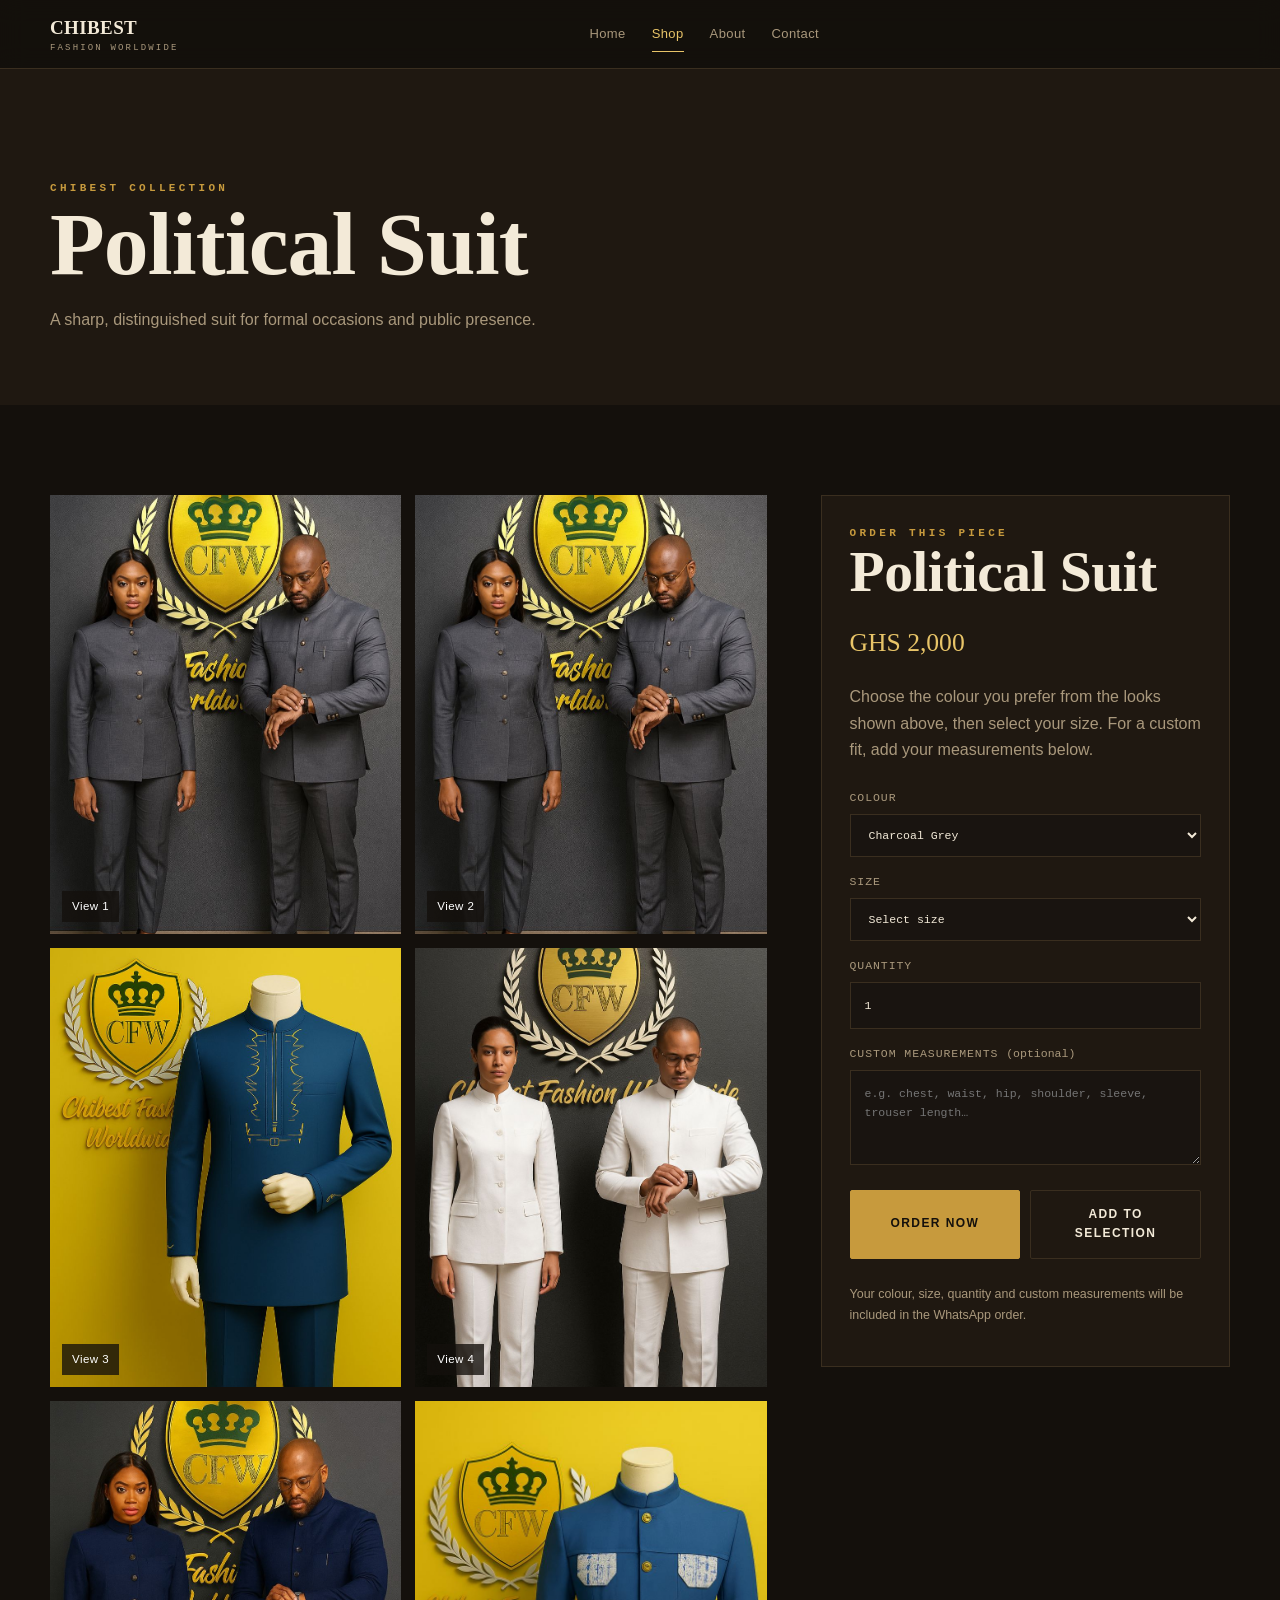
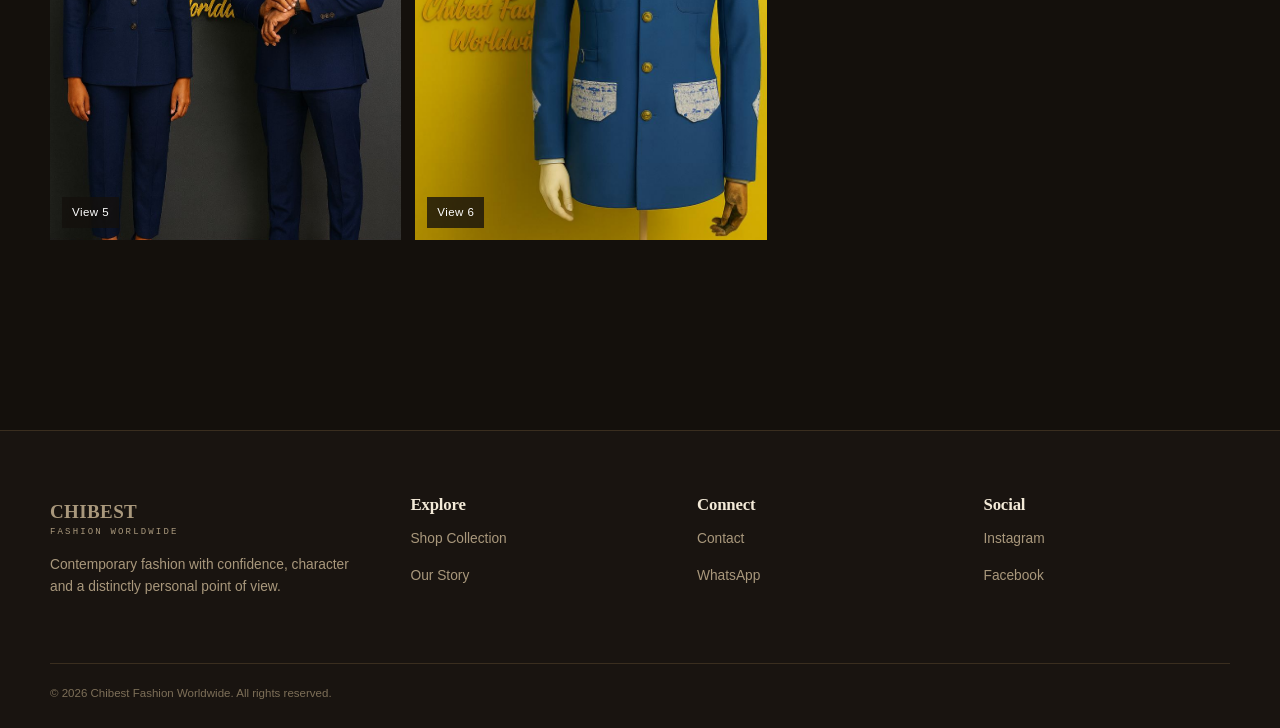
<file: categories/political-suit.html>
<!doctype html><html lang="en"><head><meta charset="utf-8"><meta name="viewport" content="width=device-width,initial-scale=1"><title>Political Suit | Chibest Fashion Worldwide</title><meta property="og:type" content="product"><meta property="og:title" content="Political Suit | Chibest Fashion Worldwide"><meta property="og:description" content="Explore the Political Suit collection and order with your preferred colour and size."><meta property="og:url" content="https://chibest-one.vercel.app/categories/political-suit.html"><meta property="og:image" content="https://chibest-one.vercel.app/assets/images/products/Political-Suit.jpg"><meta property="og:image:secure_url" content="https://chibest-one.vercel.app/assets/images/products/Political-Suit.jpg"><meta property="og:image:type" content="image/jpeg"><meta property="og:image:width" content="1200"><meta property="og:image:height" content="630"><meta name="description" content="A sharp, distinguished suit for formal occasions and public presence."><link rel="stylesheet" href="../assets/css/style.css"><link rel="icon" href="../favicon.ico"><link rel="icon" type="image/png" sizes="512x512" href="../assets/images/favicon.png"></head><body>
<header class="site-header"><div class="container nav"><a class="logo" href="../index.html">CHIBEST<span>Fashion Worldwide</span></a><nav class="nav-links"><a href="../index.html">Home</a><a class="active" href="../shop.html">Shop</a><a href="../about.html">About</a><a href="../contact.html">Contact</a></nav><div class="nav-actions"><button class="icon-btn menu-btn" aria-label="Open menu">☰</button></div></div></header>
<main><section class="category-hero"><div class="container"><div class="eyebrow">Chibest collection</div><h1>Political Suit</h1><p>A sharp, distinguished suit for formal occasions and public presence.</p></div></section>
<section class="section"><div class="container"><div class="category-layout"><div class="category-gallery"><a class="category-photo" href="../assets/images/products/Political-Suit.jpg" target="_blank" rel="noopener"><img src="../assets/images/products/Political-Suit.jpg" alt="Political Suit — view 1" loading="lazy"><span>View 1</span></a><a class="category-photo" href="../assets/images/products/Political-Suit/PS1.jpg" target="_blank" rel="noopener"><img src="../assets/images/products/Political-Suit/PS1.jpg" alt="Political Suit — view 2" loading="lazy"><span>View 2</span></a><a class="category-photo" href="../assets/images/products/Political-Suit/PS2.jpg" target="_blank" rel="noopener"><img src="../assets/images/products/Political-Suit/PS2.jpg" alt="Political Suit — view 3" loading="lazy"><span>View 3</span></a><a class="category-photo" href="../assets/images/products/Political-Suit/PS3.jpg" target="_blank" rel="noopener"><img src="../assets/images/products/Political-Suit/PS3.jpg" alt="Political Suit — view 4" loading="lazy"><span>View 4</span></a><a class="category-photo" href="../assets/images/products/Political-Suit/PS4.jpg" target="_blank" rel="noopener"><img src="../assets/images/products/Political-Suit/PS4.jpg" alt="Political Suit — view 5" loading="lazy"><span>View 5</span></a><a class="category-photo" href="../assets/images/products/Political-Suit/PS5.jpg" target="_blank" rel="noopener"><img src="../assets/images/products/Political-Suit/PS5.jpg" alt="Political Suit — view 6" loading="lazy"><span>View 6</span></a></div><aside class="order-panel"><div class="eyebrow">Order this piece</div><h2>Political Suit</h2><div class="price"></div><div class="price">GHS 2,000</div><p>Choose the colour you prefer from the looks shown above, then select your size. For a custom fit, add your measurements below.</p>
<div class="order-form"><label>Colour<select id="orderColor"><option value="Charcoal Grey">Charcoal Grey</option><option value="Royal Blue">Royal Blue</option><option value="White">White</option><option value="Navy Blue">Navy Blue</option></select></label><label>Size<select id="orderSize"><option value="" selected disabled>Select size</option><option value="XS">XS</option><option value="S">S</option><option value="M">M</option><option value="L">L</option><option value="XL">XL</option><option value="XXL">XXL</option><option value="XXXL">XXXL</option><option value="Custom">Custom</option></select></label><label>Quantity<input id="orderQty" type="number" min="1" value="1"></label><label>Custom measurements <span style="text-transform:none;letter-spacing:0">(optional)</span><textarea id="orderMeasurements" placeholder="e.g. chest, waist, hip, shoulder, sleeve, trouser length…"></textarea></label><div class="form-actions"><button class="btn btn-gold" type="button" onclick='orderCategory({"id": 2, "name": "Political Suit", "price": 2000, "currency": "GHS", "slug": "political-suit"})'>Order now</button><button class="btn btn-light" type="button" onclick='addCategoryToCart({"id": 2, "name": "Political Suit", "price": 2000, "currency": "GHS"})'>Add to selection</button></div><p class="order-note">Your colour, size, quantity and custom measurements will be included in the WhatsApp order.</p></div></aside></div></div></section></main>
<footer><div class="container"><div class="footer-grid"><div><a class="logo" href="../index.html">CHIBEST<span>Fashion Worldwide</span></a><p>Contemporary fashion with confidence, character and a distinctly personal point of view.</p></div><div><h3>Explore</h3><p><a href="../shop.html">Shop Collection</a></p><p><a href="../about.html">Our Story</a></p></div><div><h3>Connect</h3><p><a href="../contact.html">Contact</a></p><p><a href="https://wa.me/233554916910">WhatsApp</a></p></div><div><h3>Social</h3><p><a href="https://www.instagram.com/p/CEAgo4Bjrrp/?igshid=ou6mvu8pzi5q">Instagram</a></p><p><a href="https://www.facebook.com/chibestfashionworldwide/">Facebook</a></p></div></div><div class="footer-bottom"><span>© 2026 Chibest Fashion Worldwide. All rights reserved.</span></div></div></footer><div id="toast" class="toast"></div>
<script src="../assets/js/main.js"></script></body></html>
</file>
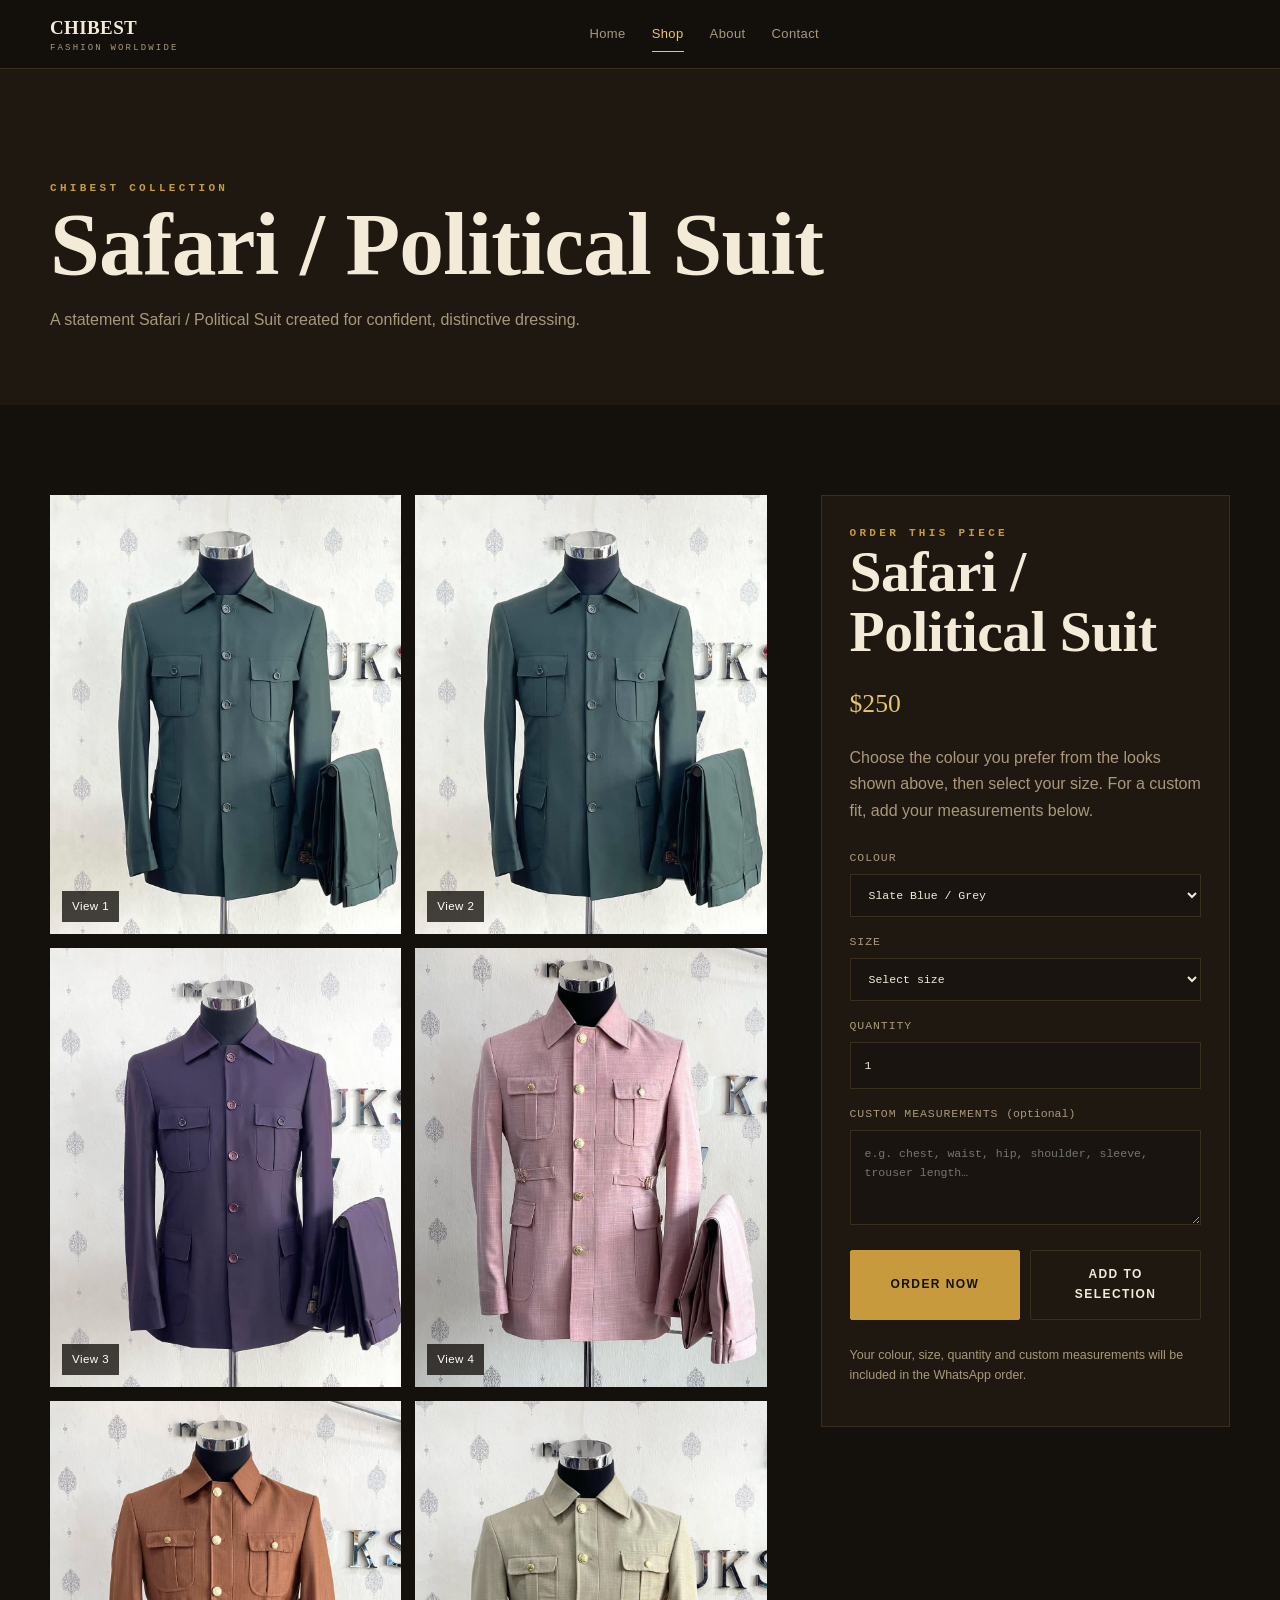
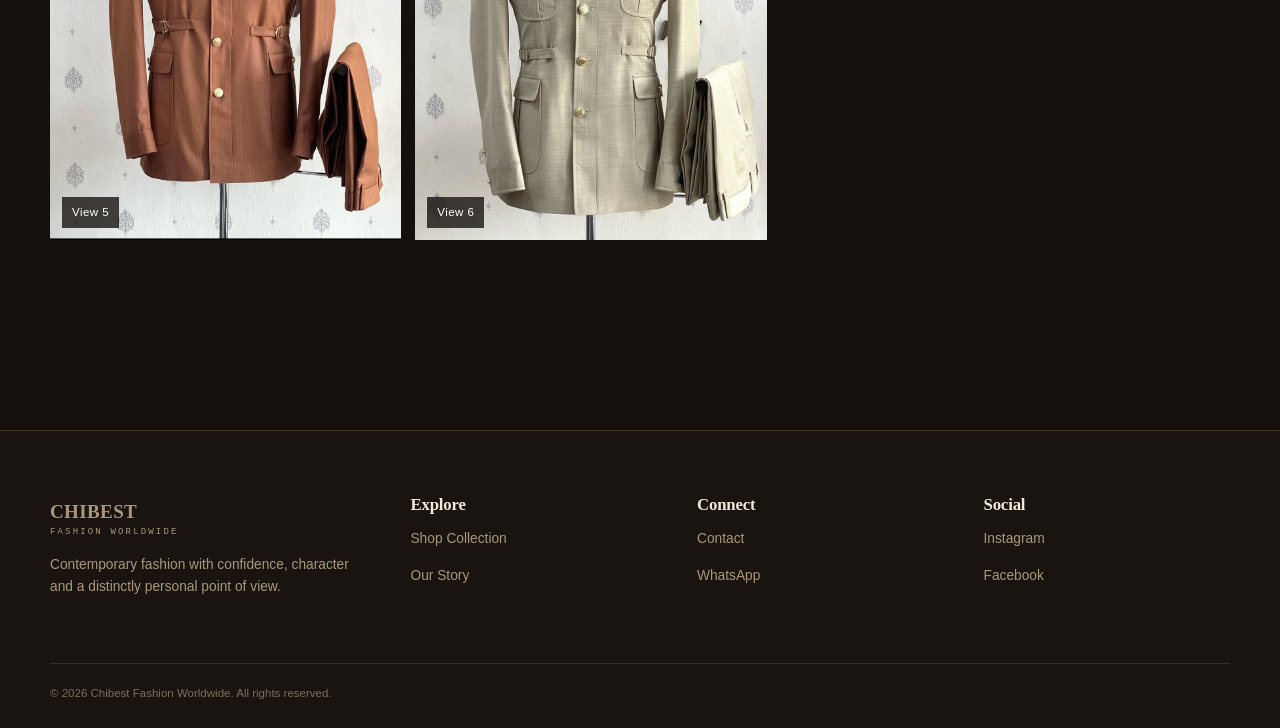
<file: categories/safari-political-suit.html>
<!doctype html><html lang="en"><head><meta charset="utf-8"><meta name="viewport" content="width=device-width,initial-scale=1"><title>Safari / Political Suit | Chibest Fashion Worldwide</title><meta property="og:type" content="product"><meta property="og:title" content="Safari / Political Suit | Chibest Fashion Worldwide"><meta property="og:description" content="Explore the Safari / Political Suit collection and order with your preferred colour and size."><meta property="og:url" content="https://chibest-one.vercel.app/categories/safari-political-suit.html"><meta property="og:image" content="https://chibest-one.vercel.app/assets/images/products/Safari-Political-Suit.jpg"><meta property="og:image:secure_url" content="https://chibest-one.vercel.app/assets/images/products/Safari-Political-Suit.jpg"><meta property="og:image:type" content="image/jpeg"><meta property="og:image:width" content="1200"><meta property="og:image:height" content="630"><meta name="description" content="A statement Safari / Political Suit created for confident, distinctive dressing."><link rel="stylesheet" href="../assets/css/style.css"><link rel="icon" href="../favicon.ico"><link rel="icon" type="image/png" sizes="512x512" href="../assets/images/favicon.png"></head><body>
<header class="site-header"><div class="container nav"><a class="logo" href="../index.html">CHIBEST<span>Fashion Worldwide</span></a><nav class="nav-links"><a href="../index.html">Home</a><a class="active" href="../shop.html">Shop</a><a href="../about.html">About</a><a href="../contact.html">Contact</a></nav><div class="nav-actions"><button class="icon-btn menu-btn" aria-label="Open menu">☰</button></div></div></header>
<main><section class="category-hero"><div class="container"><div class="eyebrow">Chibest collection</div><h1>Safari / Political Suit</h1><p>A statement Safari / Political Suit created for confident, distinctive dressing.</p></div></section>
<section class="section"><div class="container"><div class="category-layout"><div class="category-gallery"><a class="category-photo" href="../assets/images/products/Safari-Political-Suit.jpg" target="_blank" rel="noopener"><img src="../assets/images/products/Safari-Political-Suit.jpg" alt="Safari / Political Suit — view 1" loading="lazy"><span>View 1</span></a><a class="category-photo" href="../assets/images/products/Safari-Political-Suit/sf1.jpg" target="_blank" rel="noopener"><img src="../assets/images/products/Safari-Political-Suit/sf1.jpg" alt="Safari / Political Suit — view 2" loading="lazy"><span>View 2</span></a><a class="category-photo" href="../assets/images/products/Safari-Political-Suit/sf2.jpg" target="_blank" rel="noopener"><img src="../assets/images/products/Safari-Political-Suit/sf2.jpg" alt="Safari / Political Suit — view 3" loading="lazy"><span>View 3</span></a><a class="category-photo" href="../assets/images/products/Safari-Political-Suit/sf3.jpg" target="_blank" rel="noopener"><img src="../assets/images/products/Safari-Political-Suit/sf3.jpg" alt="Safari / Political Suit — view 4" loading="lazy"><span>View 4</span></a><a class="category-photo" href="../assets/images/products/Safari-Political-Suit/sf4.jpg" target="_blank" rel="noopener"><img src="../assets/images/products/Safari-Political-Suit/sf4.jpg" alt="Safari / Political Suit — view 5" loading="lazy"><span>View 5</span></a><a class="category-photo" href="../assets/images/products/Safari-Political-Suit/sf5.jpg" target="_blank" rel="noopener"><img src="../assets/images/products/Safari-Political-Suit/sf5.jpg" alt="Safari / Political Suit — view 6" loading="lazy"><span>View 6</span></a></div><aside class="order-panel"><div class="eyebrow">Order this piece</div><h2>Safari / Political Suit</h2><div class="price"></div><div class="price">$250</div><p>Choose the colour you prefer from the looks shown above, then select your size. For a custom fit, add your measurements below.</p>
<div class="order-form"><label>Colour<select id="orderColor"><option value="Slate Blue / Grey">Slate Blue / Grey</option><option value="Plum">Plum</option><option value="Dusty Rose">Dusty Rose</option><option value="Rust Brown">Rust Brown</option><option value="Stone">Stone</option></select></label><label>Size<select id="orderSize"><option value="" selected disabled>Select size</option><option value="XS">XS</option><option value="S">S</option><option value="M">M</option><option value="L">L</option><option value="XL">XL</option><option value="XXL">XXL</option><option value="XXXL">XXXL</option><option value="Custom">Custom</option></select></label><label>Quantity<input id="orderQty" type="number" min="1" value="1"></label><label>Custom measurements <span style="text-transform:none;letter-spacing:0">(optional)</span><textarea id="orderMeasurements" placeholder="e.g. chest, waist, hip, shoulder, sleeve, trouser length…"></textarea></label><div class="form-actions"><button class="btn btn-gold" type="button" onclick='orderCategory({"id": 5, "name": "Safari / Political Suit", "price": 250, "currency": "USD", "slug": "safari-political-suit"})'>Order now</button><button class="btn btn-light" type="button" onclick='addCategoryToCart({"id": 5, "name": "Safari / Political Suit", "price": 250, "currency": "USD"})'>Add to selection</button></div><p class="order-note">Your colour, size, quantity and custom measurements will be included in the WhatsApp order.</p></div></aside></div></div></section></main>
<footer><div class="container"><div class="footer-grid"><div><a class="logo" href="../index.html">CHIBEST<span>Fashion Worldwide</span></a><p>Contemporary fashion with confidence, character and a distinctly personal point of view.</p></div><div><h3>Explore</h3><p><a href="../shop.html">Shop Collection</a></p><p><a href="../about.html">Our Story</a></p></div><div><h3>Connect</h3><p><a href="../contact.html">Contact</a></p><p><a href="https://wa.me/233554916910">WhatsApp</a></p></div><div><h3>Social</h3><p><a href="https://www.instagram.com/p/CEAgo4Bjrrp/?igshid=ou6mvu8pzi5q">Instagram</a></p><p><a href="https://www.facebook.com/chibestfashionworldwide/">Facebook</a></p></div></div><div class="footer-bottom"><span>© 2026 Chibest Fashion Worldwide. All rights reserved.</span></div></div></footer><div id="toast" class="toast"></div>
<script src="../assets/js/main.js"></script></body></html>
</file>
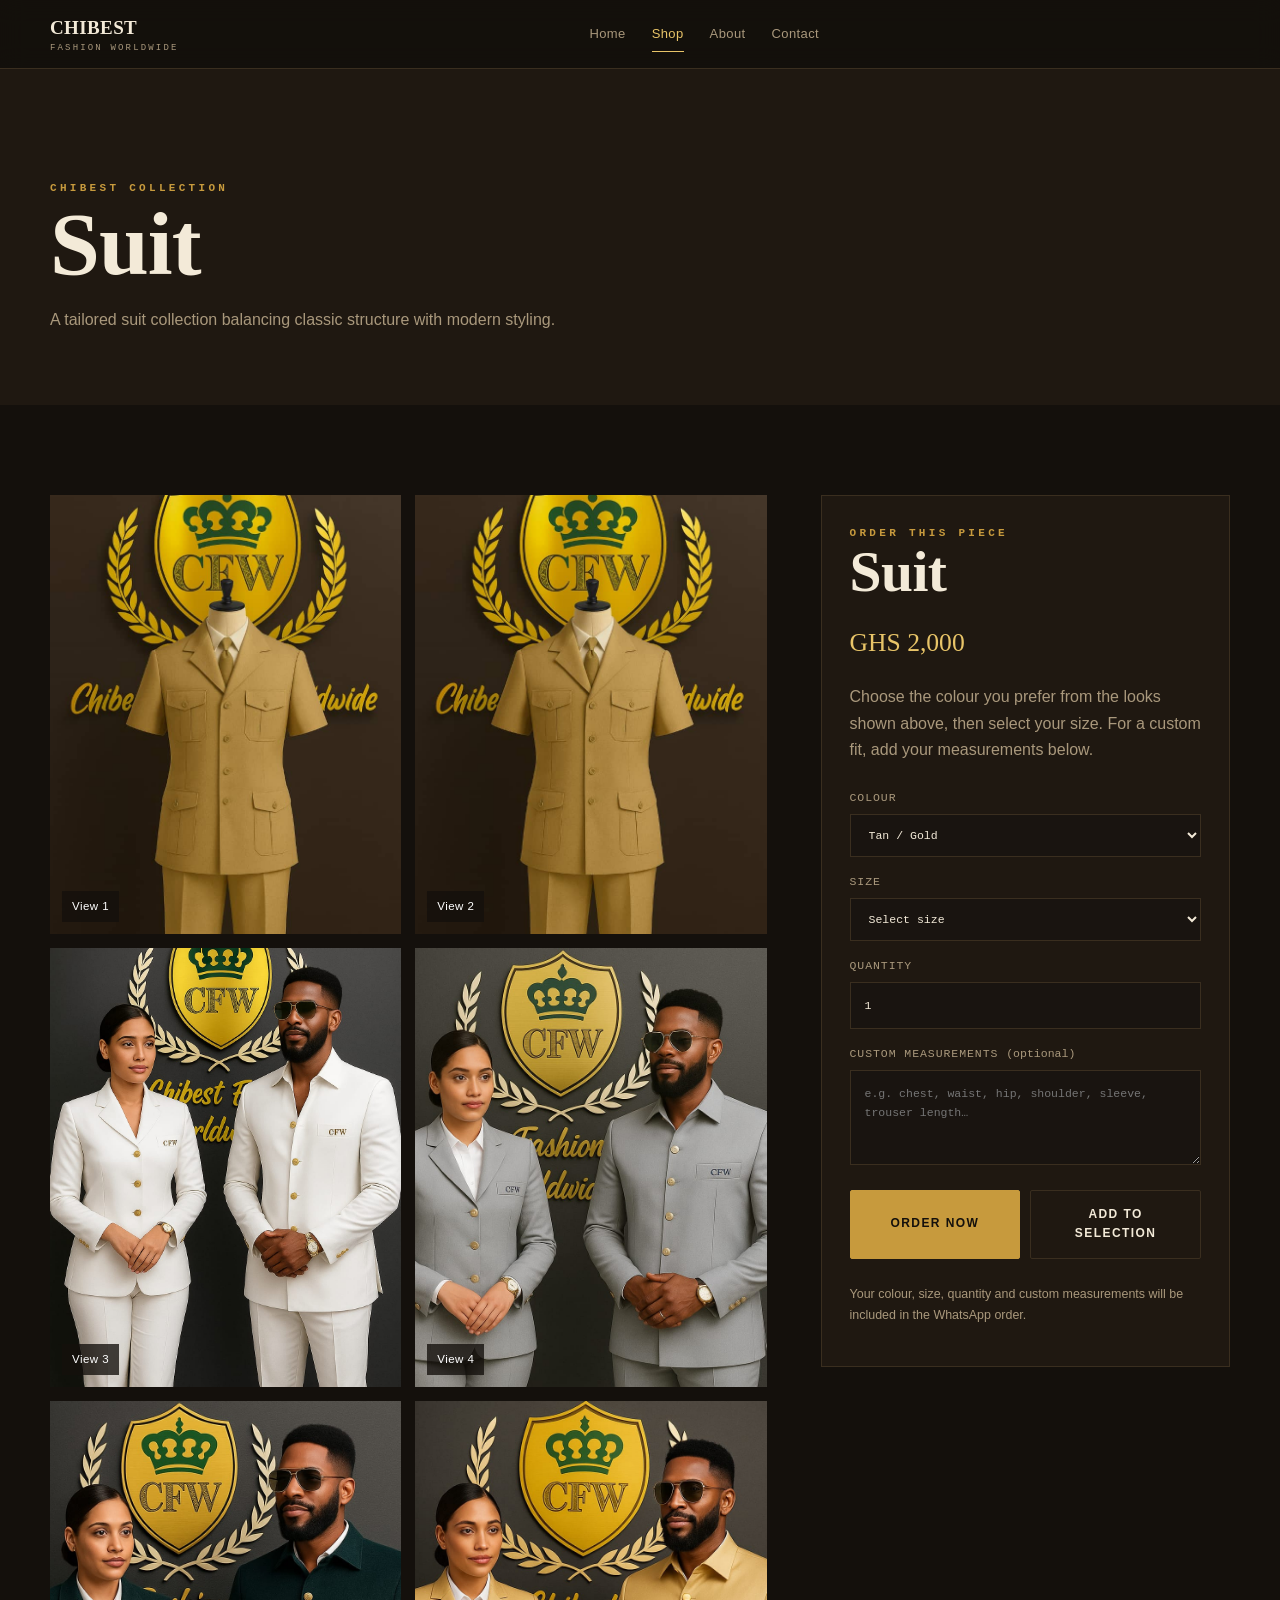
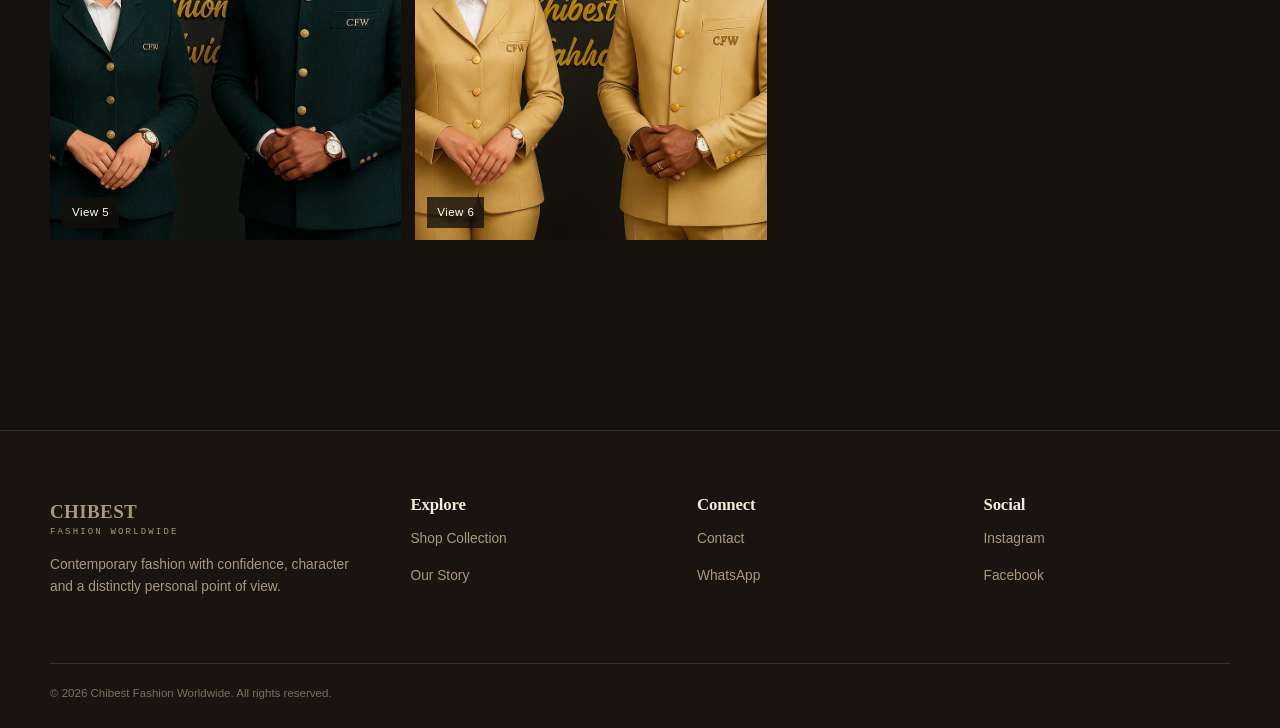
<file: categories/suit.html>
<!doctype html><html lang="en"><head><meta charset="utf-8"><meta name="viewport" content="width=device-width,initial-scale=1"><title>Suit | Chibest Fashion Worldwide</title><meta property="og:type" content="product"><meta property="og:title" content="Suit | Chibest Fashion Worldwide"><meta property="og:description" content="Explore the Suit collection and order with your preferred colour and size."><meta property="og:url" content="https://chibest-one.vercel.app/categories/suit.html"><meta property="og:image" content="https://chibest-one.vercel.app/assets/images/products/Suits.jpg"><meta property="og:image:secure_url" content="https://chibest-one.vercel.app/assets/images/products/Suits.jpg"><meta property="og:image:type" content="image/jpeg"><meta property="og:image:width" content="1200"><meta property="og:image:height" content="630"><meta name="description" content="A tailored suit collection balancing classic structure with modern styling."><link rel="stylesheet" href="../assets/css/style.css"><link rel="icon" href="../favicon.ico"><link rel="icon" type="image/png" sizes="512x512" href="../assets/images/favicon.png"></head><body>
<header class="site-header"><div class="container nav"><a class="logo" href="../index.html">CHIBEST<span>Fashion Worldwide</span></a><nav class="nav-links"><a href="../index.html">Home</a><a class="active" href="../shop.html">Shop</a><a href="../about.html">About</a><a href="../contact.html">Contact</a></nav><div class="nav-actions"><button class="icon-btn menu-btn" aria-label="Open menu">☰</button></div></div></header>
<main><section class="category-hero"><div class="container"><div class="eyebrow">Chibest collection</div><h1>Suit</h1><p>A tailored suit collection balancing classic structure with modern styling.</p></div></section>
<section class="section"><div class="container"><div class="category-layout"><div class="category-gallery"><a class="category-photo" href="../assets/images/products/Suits.jpg" target="_blank" rel="noopener"><img src="../assets/images/products/Suits.jpg" alt="Suit — view 1" loading="lazy"><span>View 1</span></a><a class="category-photo" href="../assets/images/products/Suits/sui1.jpg" target="_blank" rel="noopener"><img src="../assets/images/products/Suits/sui1.jpg" alt="Suit — view 2" loading="lazy"><span>View 2</span></a><a class="category-photo" href="../assets/images/products/Suits/sui2.jpg" target="_blank" rel="noopener"><img src="../assets/images/products/Suits/sui2.jpg" alt="Suit — view 3" loading="lazy"><span>View 3</span></a><a class="category-photo" href="../assets/images/products/Suits/sui3.jpg" target="_blank" rel="noopener"><img src="../assets/images/products/Suits/sui3.jpg" alt="Suit — view 4" loading="lazy"><span>View 4</span></a><a class="category-photo" href="../assets/images/products/Suits/sui4.jpg" target="_blank" rel="noopener"><img src="../assets/images/products/Suits/sui4.jpg" alt="Suit — view 5" loading="lazy"><span>View 5</span></a><a class="category-photo" href="../assets/images/products/Suits/sui5.jpg" target="_blank" rel="noopener"><img src="../assets/images/products/Suits/sui5.jpg" alt="Suit — view 6" loading="lazy"><span>View 6</span></a></div><aside class="order-panel"><div class="eyebrow">Order this piece</div><h2>Suit</h2><div class="price"></div><div class="price">GHS 2,000</div><p>Choose the colour you prefer from the looks shown above, then select your size. For a custom fit, add your measurements below.</p>
<div class="order-form"><label>Colour<select id="orderColor"><option value="Tan / Gold">Tan / Gold</option><option value="White">White</option><option value="Light Grey">Light Grey</option><option value="Dark Green">Dark Green</option></select></label><label>Size<select id="orderSize"><option value="" selected disabled>Select size</option><option value="XS">XS</option><option value="S">S</option><option value="M">M</option><option value="L">L</option><option value="XL">XL</option><option value="XXL">XXL</option><option value="XXXL">XXXL</option><option value="Custom">Custom</option></select></label><label>Quantity<input id="orderQty" type="number" min="1" value="1"></label><label>Custom measurements <span style="text-transform:none;letter-spacing:0">(optional)</span><textarea id="orderMeasurements" placeholder="e.g. chest, waist, hip, shoulder, sleeve, trouser length…"></textarea></label><div class="form-actions"><button class="btn btn-gold" type="button" onclick='orderCategory({"id": 4, "name": "Suit", "price": 2000, "currency": "GHS", "slug": "suit"})'>Order now</button><button class="btn btn-light" type="button" onclick='addCategoryToCart({"id": 4, "name": "Suit", "price": 2000, "currency": "GHS"})'>Add to selection</button></div><p class="order-note">Your colour, size, quantity and custom measurements will be included in the WhatsApp order.</p></div></aside></div></div></section></main>
<footer><div class="container"><div class="footer-grid"><div><a class="logo" href="../index.html">CHIBEST<span>Fashion Worldwide</span></a><p>Contemporary fashion with confidence, character and a distinctly personal point of view.</p></div><div><h3>Explore</h3><p><a href="../shop.html">Shop Collection</a></p><p><a href="../about.html">Our Story</a></p></div><div><h3>Connect</h3><p><a href="../contact.html">Contact</a></p><p><a href="https://wa.me/233554916910">WhatsApp</a></p></div><div><h3>Social</h3><p><a href="https://www.instagram.com/p/CEAgo4Bjrrp/?igshid=ou6mvu8pzi5q">Instagram</a></p><p><a href="https://www.facebook.com/chibestfashionworldwide/">Facebook</a></p></div></div><div class="footer-bottom"><span>© 2026 Chibest Fashion Worldwide. All rights reserved.</span></div></div></footer><div id="toast" class="toast"></div>
<script src="../assets/js/main.js"></script></body></html>
</file>
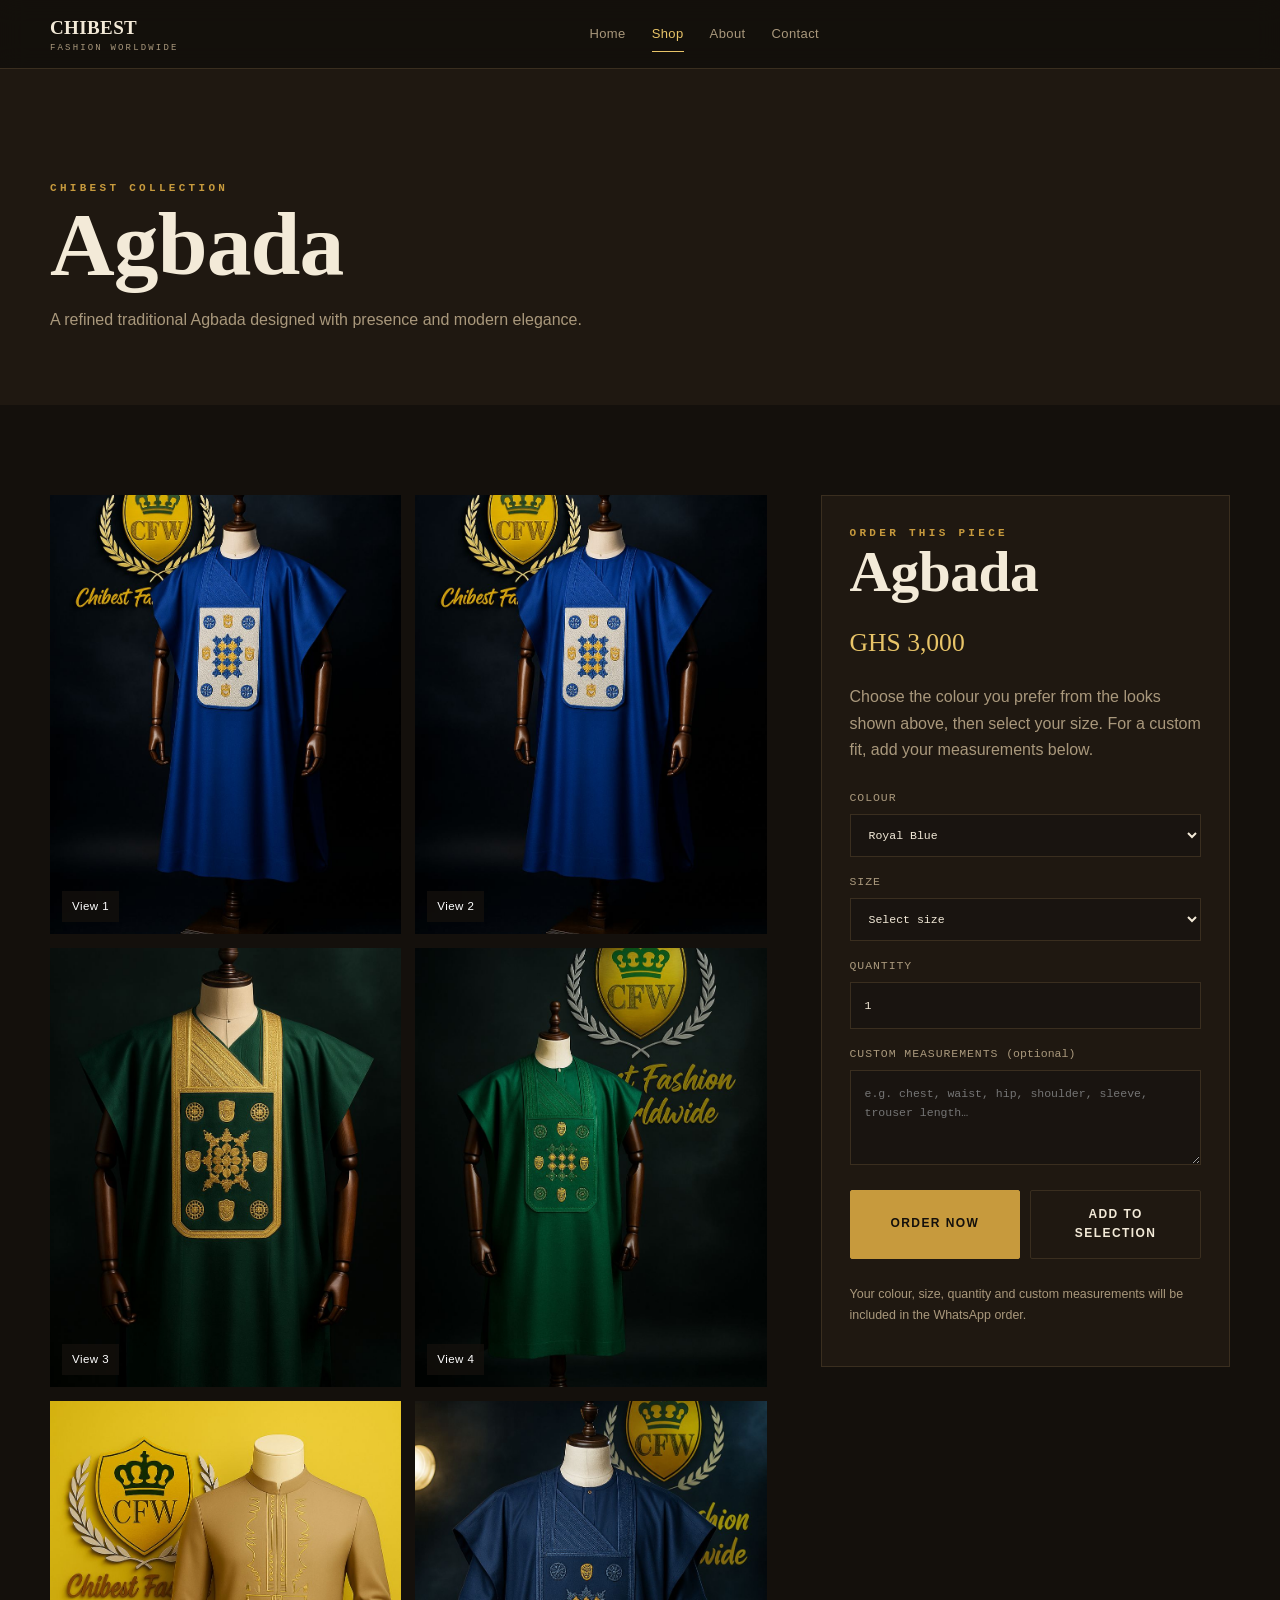
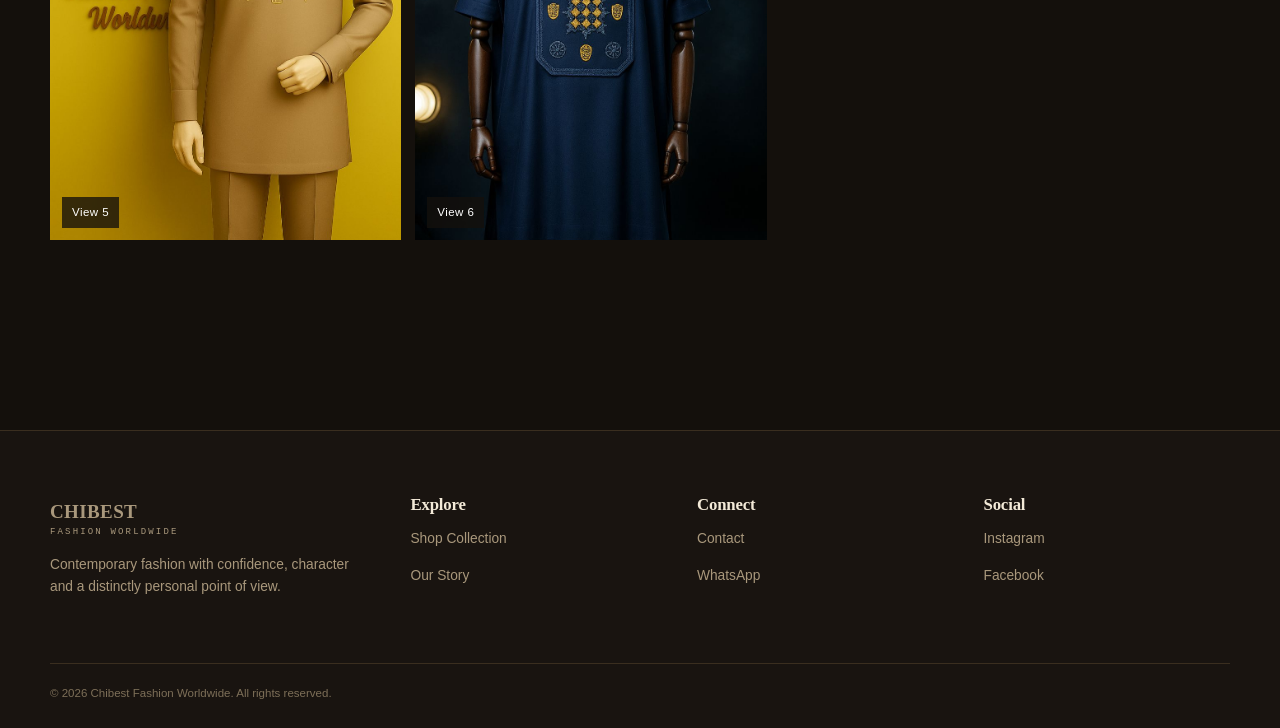
<file: products/agbada.html>
<!doctype html><html lang="en"><head><meta charset="utf-8"><meta http-equiv="refresh" content="0;url=../categories/agbada.html"><link rel="canonical" href="../categories/agbada.html"><title>Agbada | Chibest Fashion Worldwide</title></head><body><p>Redirecting to the Agbada collection… <a href="../categories/agbada.html">Continue</a></p><script>location.replace('../categories/agbada.html');</script></body></html>
</file>
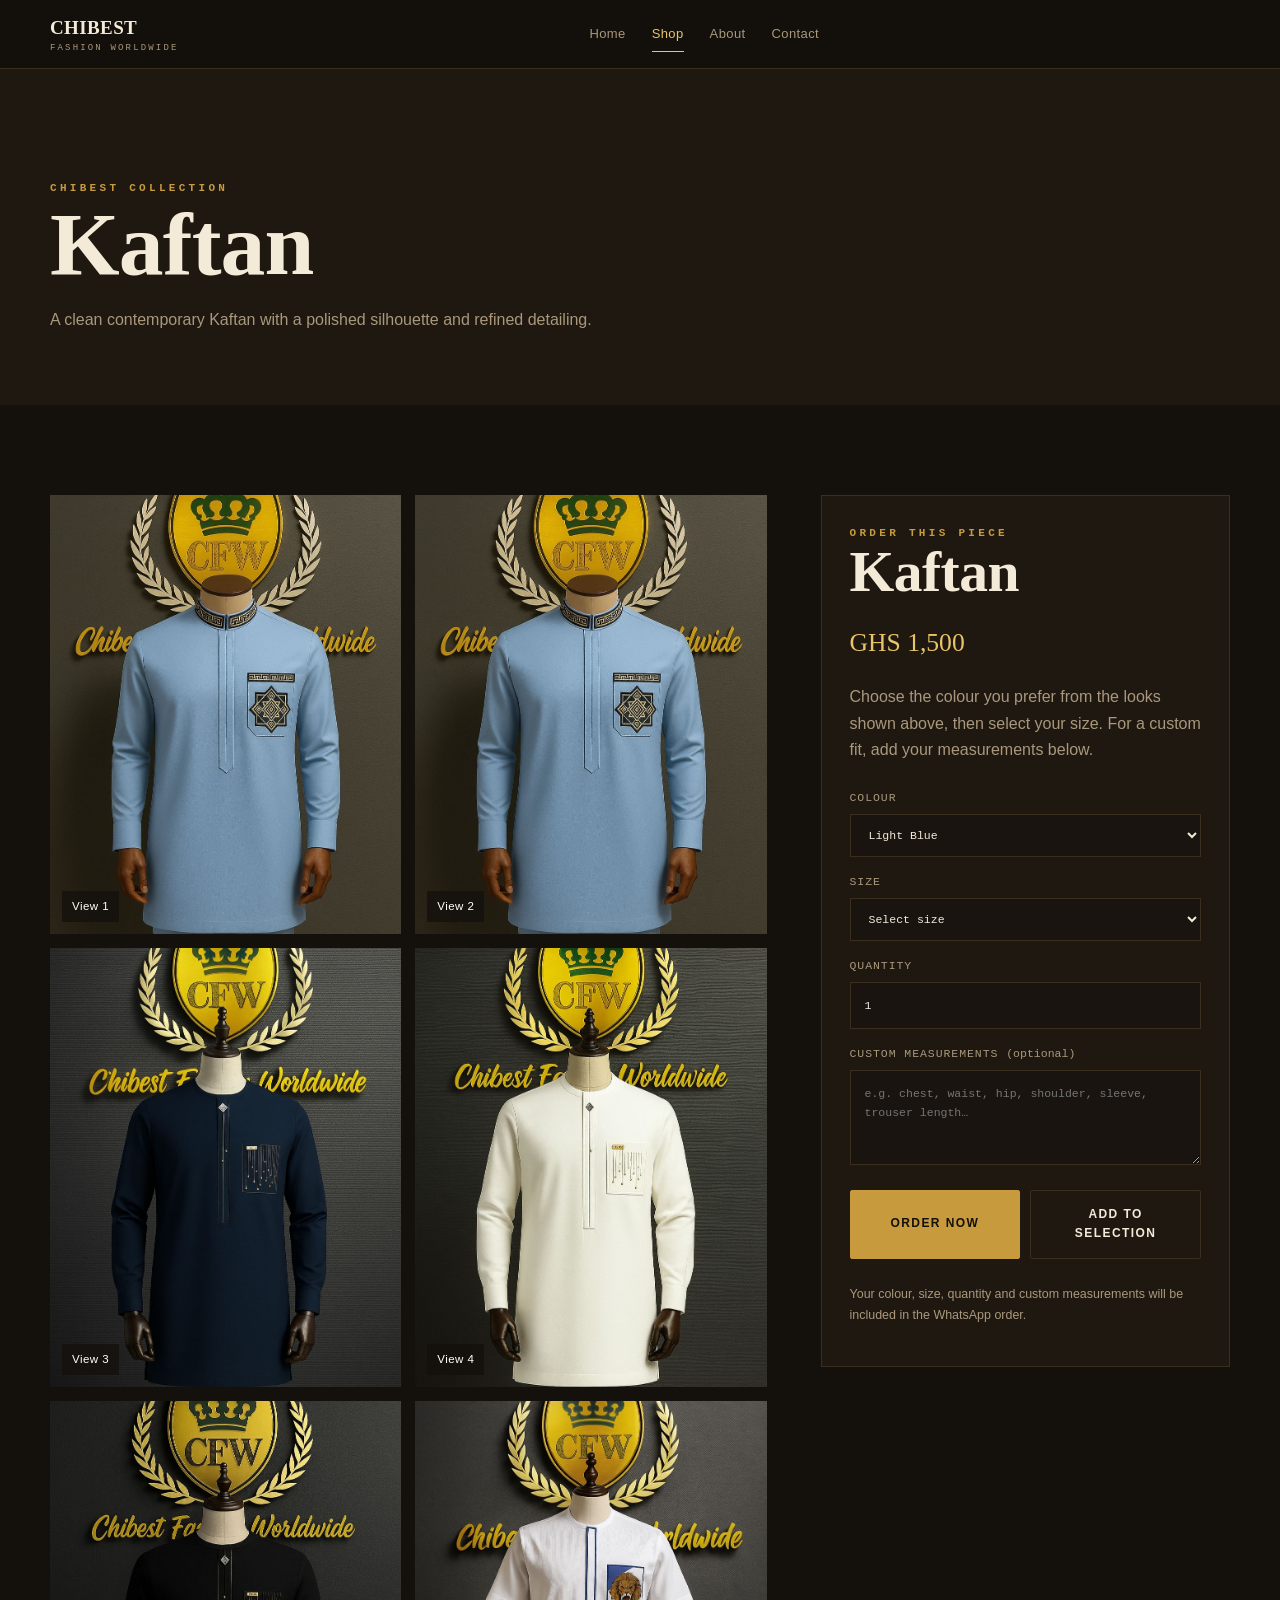
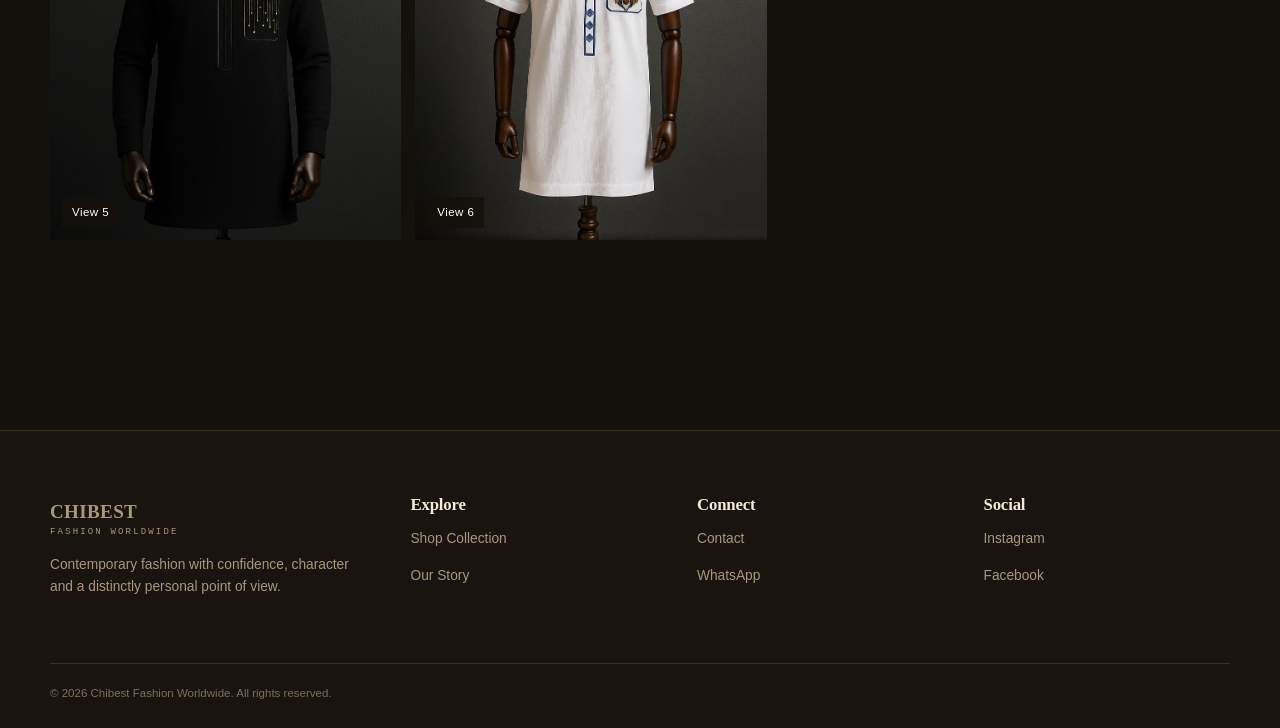
<file: products/kaftan.html>
<!doctype html><html lang="en"><head><meta charset="utf-8"><meta http-equiv="refresh" content="0;url=../categories/kaftan.html"><link rel="canonical" href="../categories/kaftan.html"><title>Kaftan | Chibest Fashion Worldwide</title></head><body><p>Redirecting to the Kaftan collection… <a href="../categories/kaftan.html">Continue</a></p><script>location.replace('../categories/kaftan.html');</script></body></html>
</file>
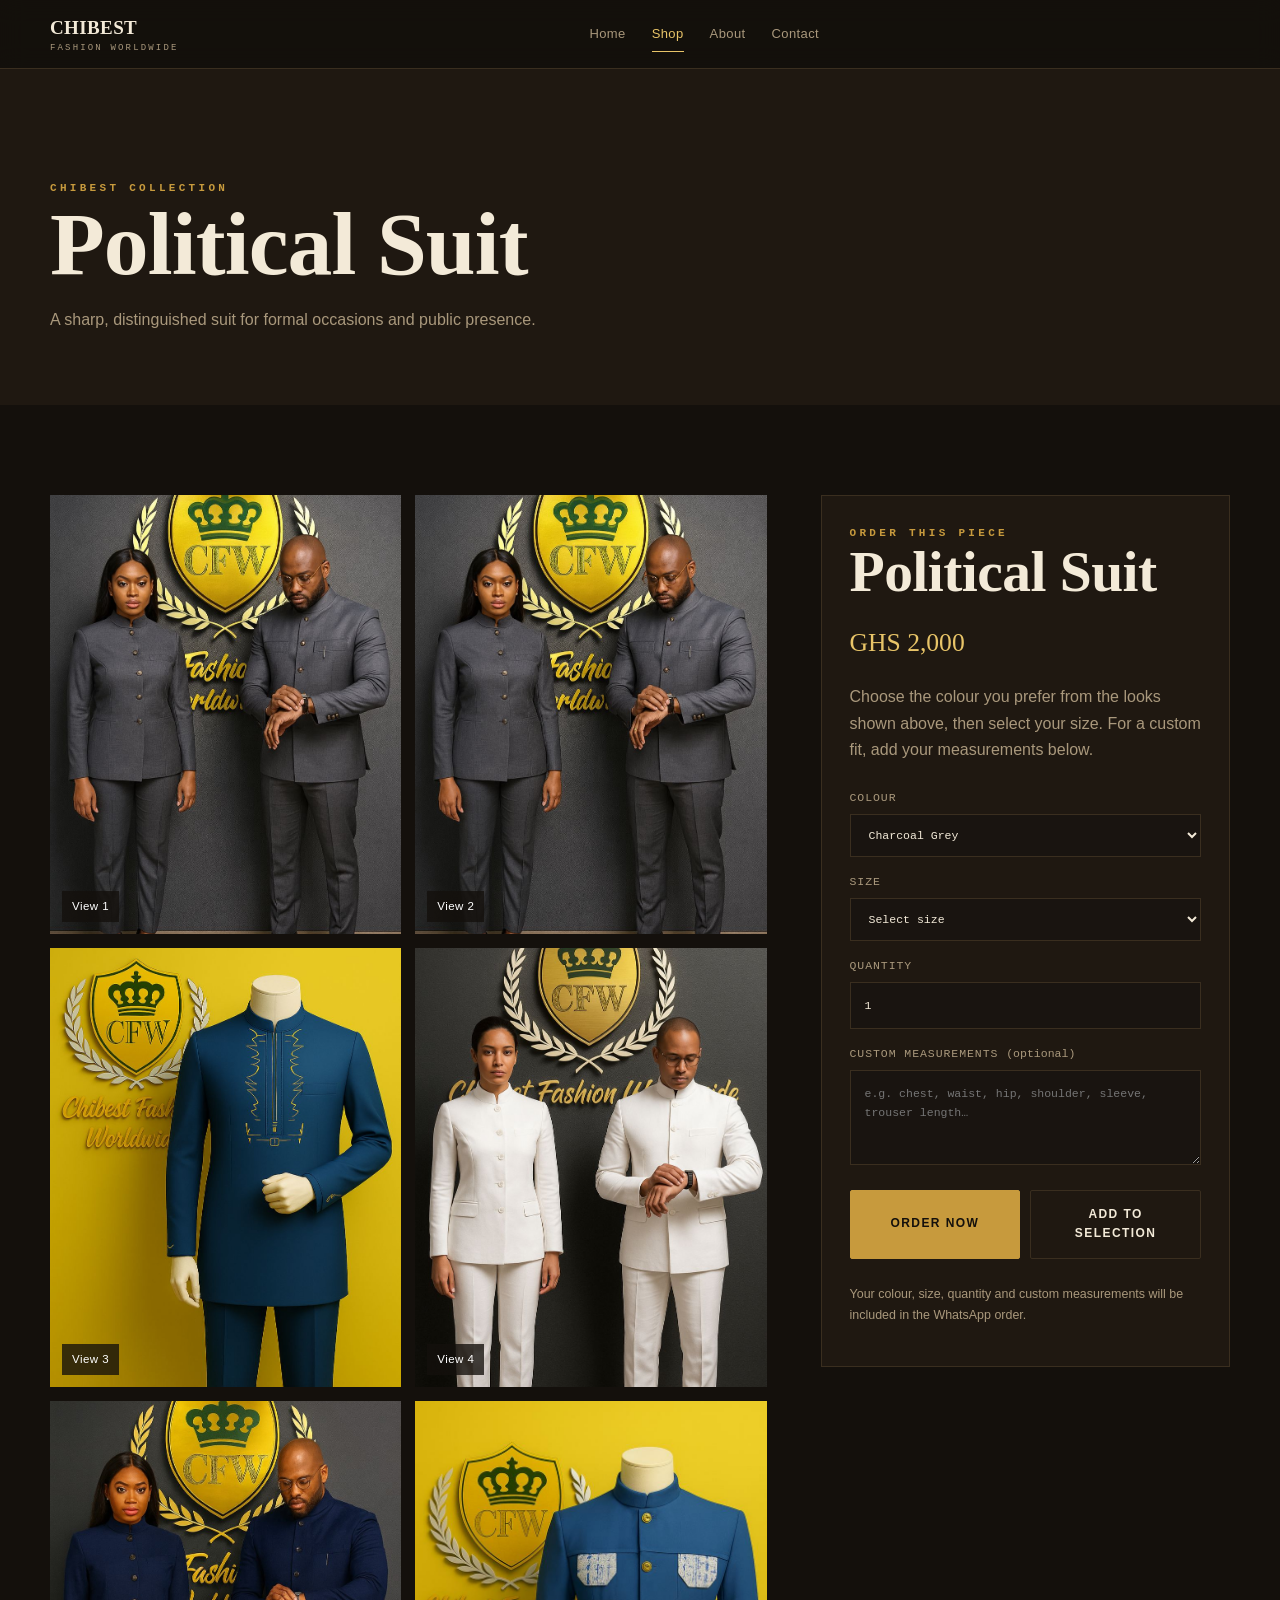
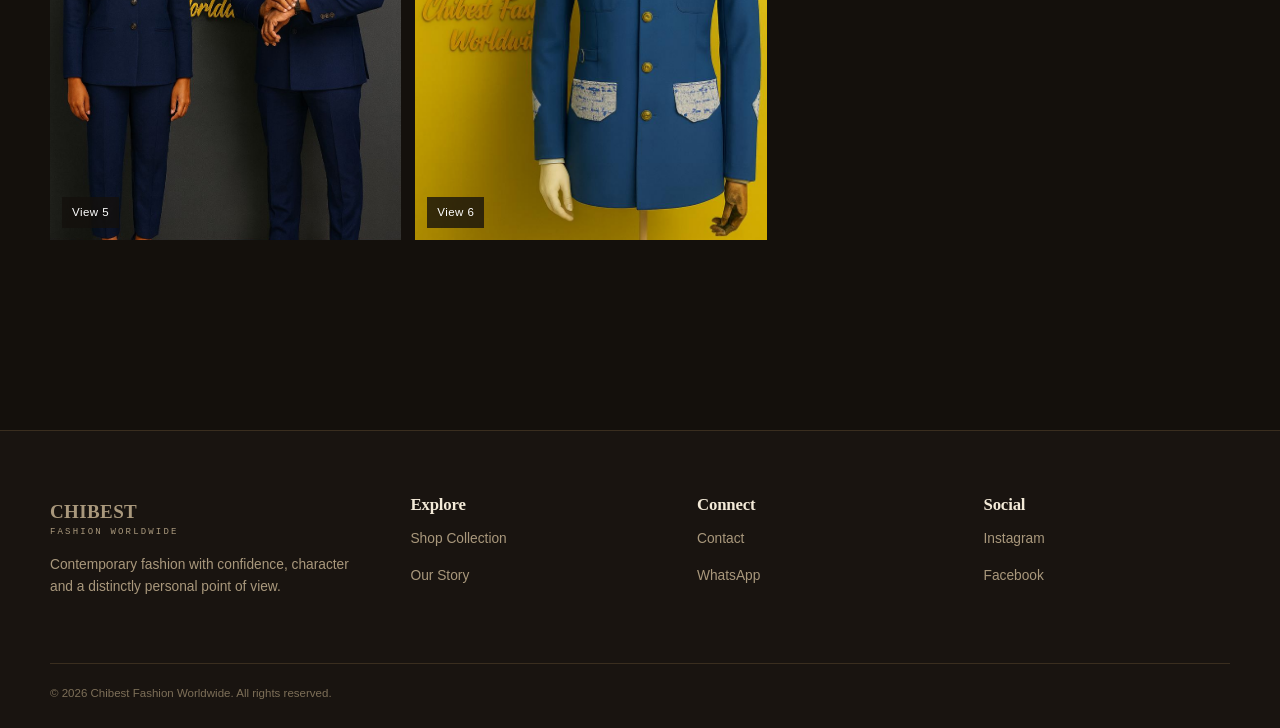
<file: products/political-suit.html>
<!doctype html><html lang="en"><head><meta charset="utf-8"><meta http-equiv="refresh" content="0;url=../categories/political-suit.html"><link rel="canonical" href="../categories/political-suit.html"><title>Political Suit | Chibest Fashion Worldwide</title></head><body><p>Redirecting to the Political Suit collection… <a href="../categories/political-suit.html">Continue</a></p><script>location.replace('../categories/political-suit.html');</script></body></html>
</file>
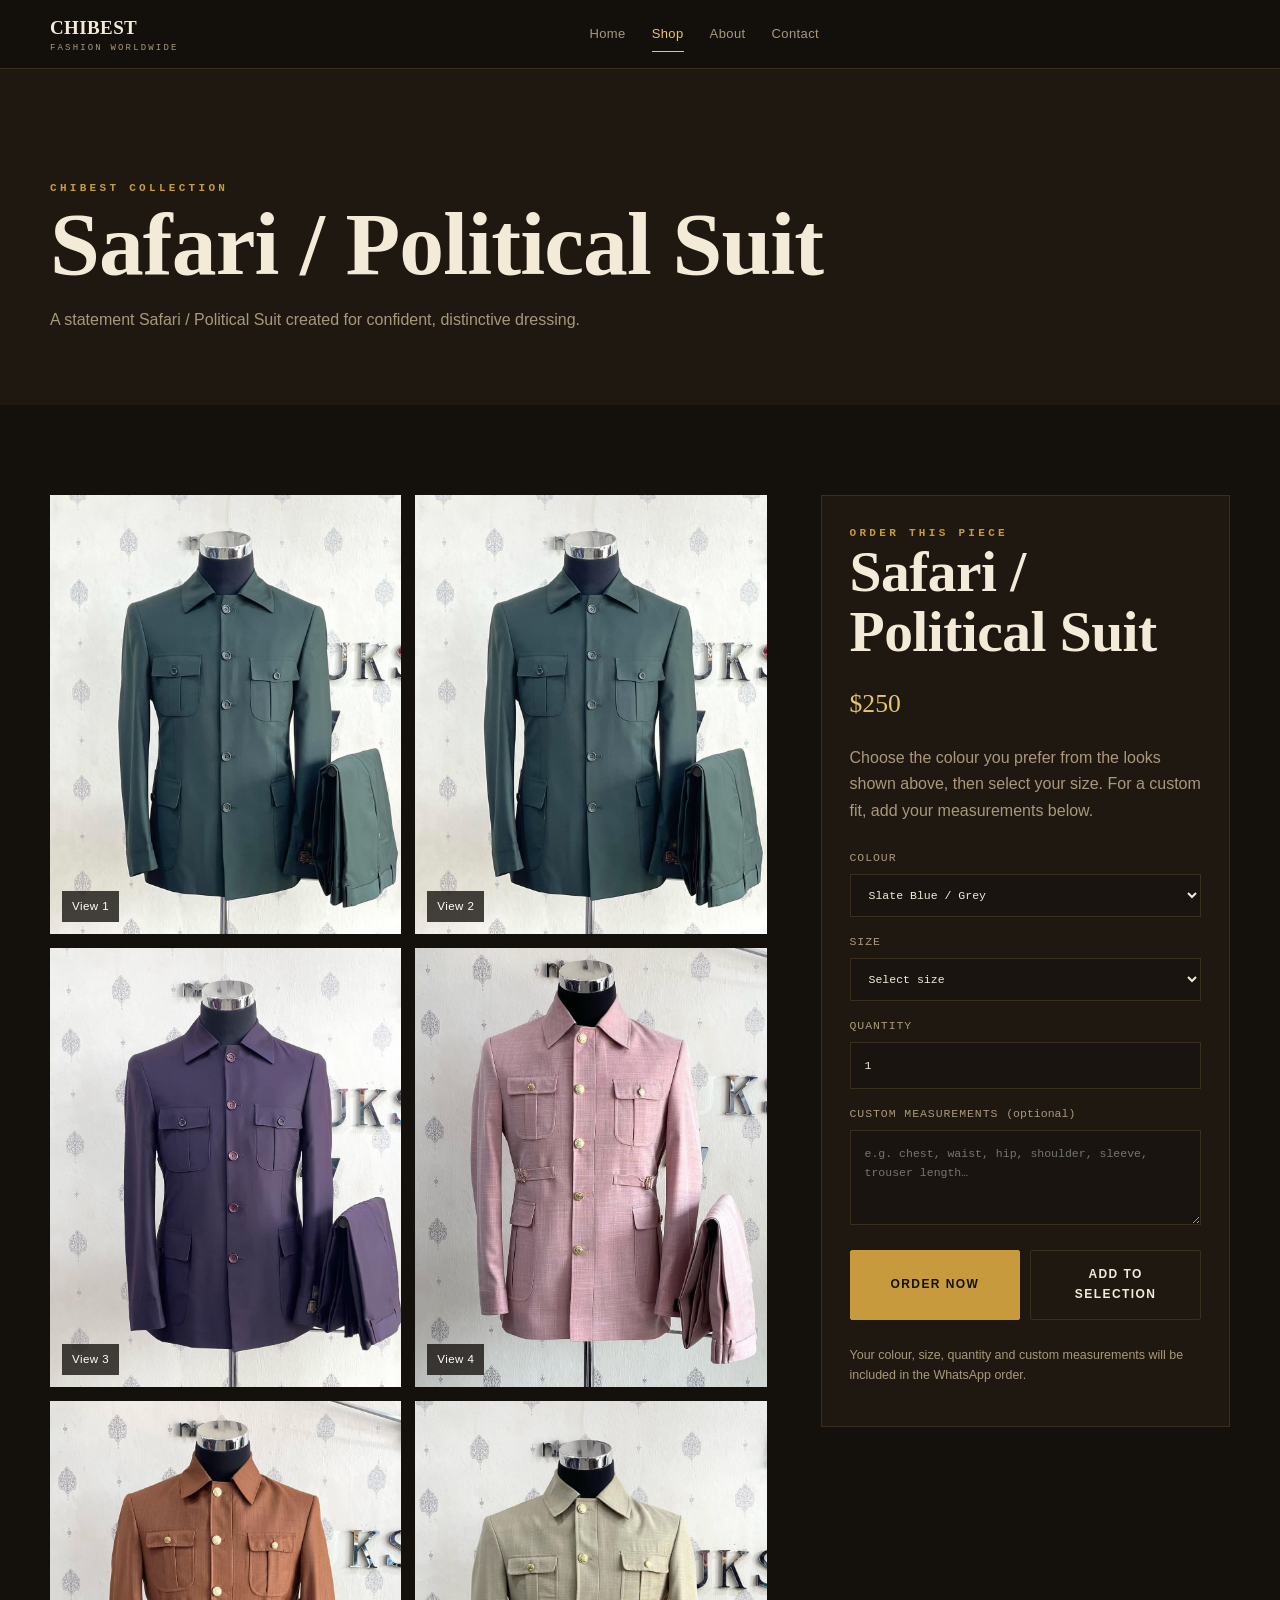
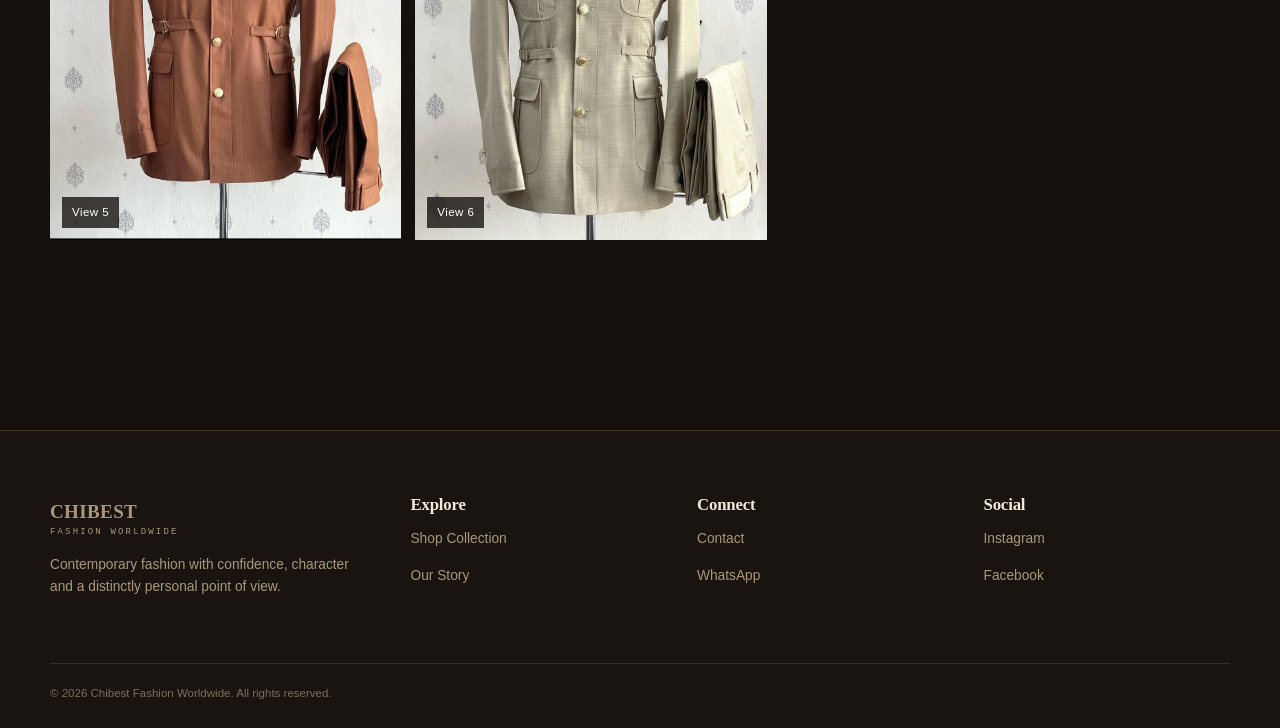
<file: products/safari-political-suit.html>
<!doctype html><html lang="en"><head><meta charset="utf-8"><meta http-equiv="refresh" content="0;url=../categories/safari-political-suit.html"><link rel="canonical" href="../categories/safari-political-suit.html"><title>Safari / Political Suit | Chibest Fashion Worldwide</title></head><body><p>Redirecting to the Safari / Political Suit collection… <a href="../categories/safari-political-suit.html">Continue</a></p><script>location.replace('../categories/safari-political-suit.html');</script></body></html>
</file>
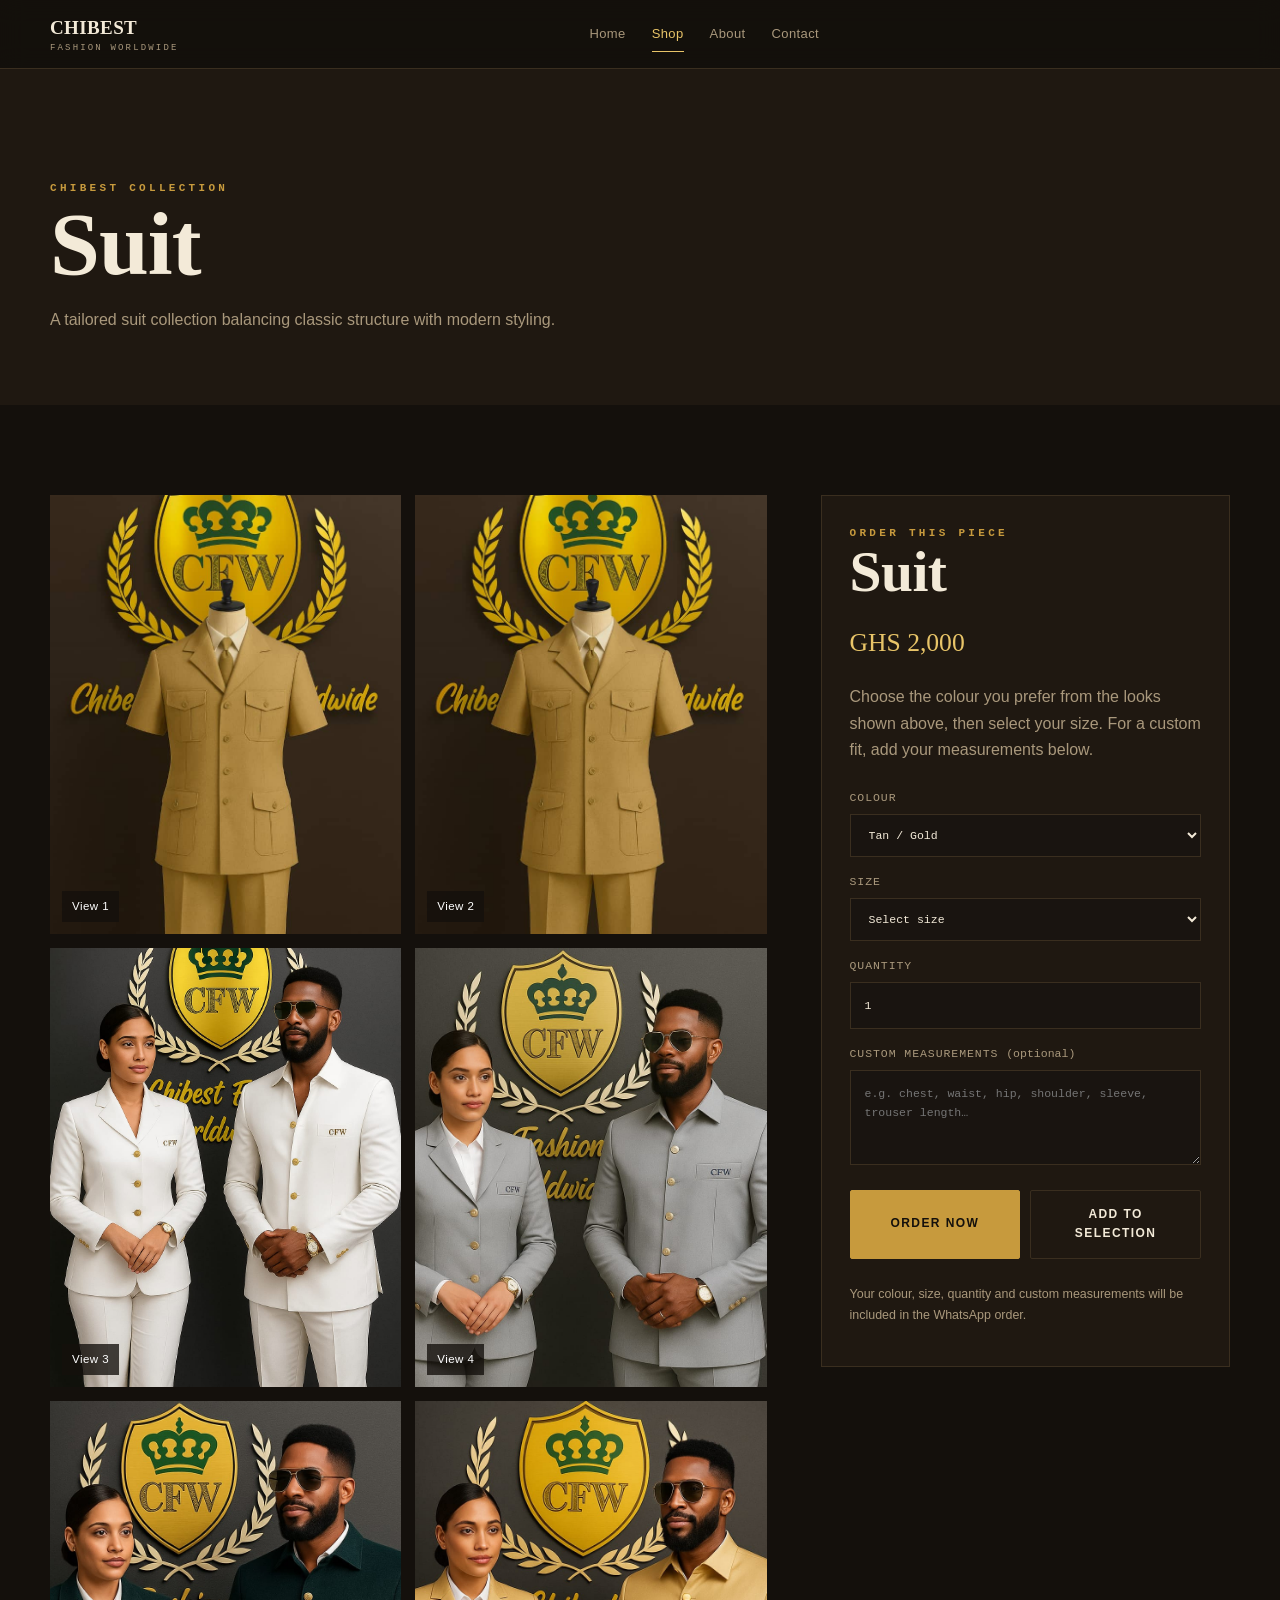
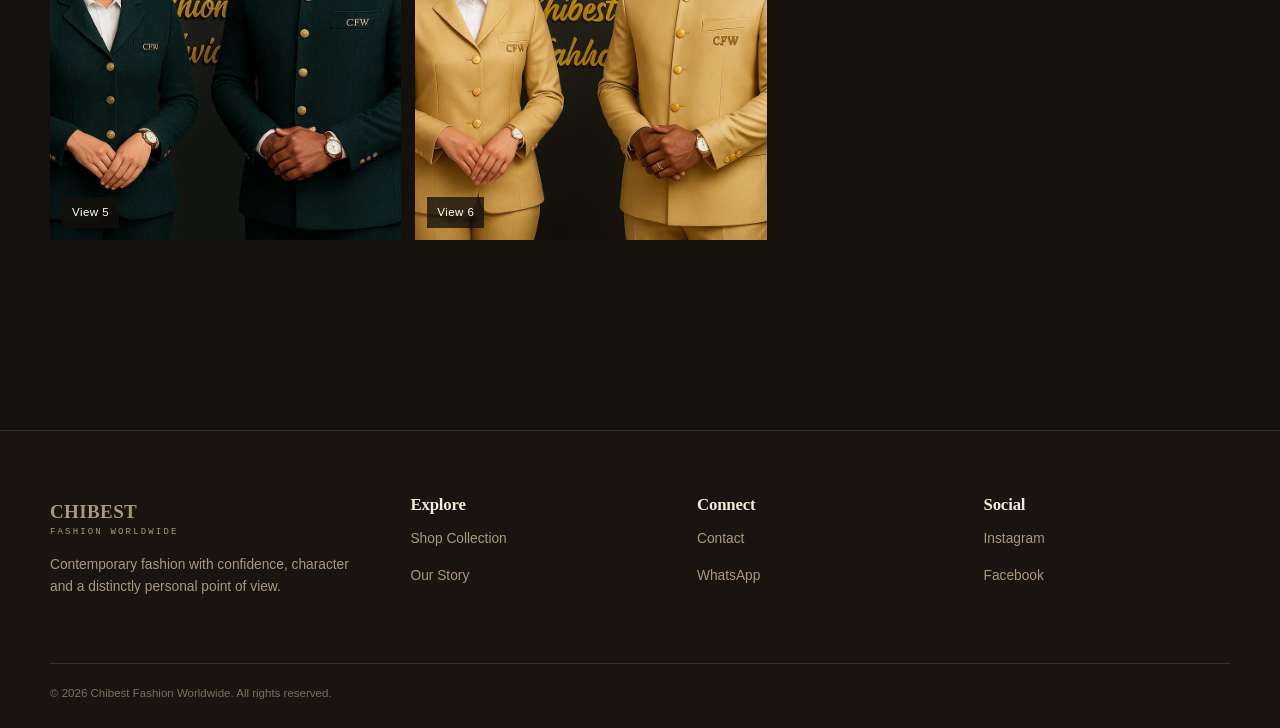
<file: products/suit.html>
<!doctype html><html lang="en"><head><meta charset="utf-8"><meta http-equiv="refresh" content="0;url=../categories/suit.html"><link rel="canonical" href="../categories/suit.html"><title>Suit | Chibest Fashion Worldwide</title></head><body><p>Redirecting to the Suit collection… <a href="../categories/suit.html">Continue</a></p><script>location.replace('../categories/suit.html');</script></body></html>
</file>
<file: assets/css/style.css>
@import url('https://fonts.googleapis.com/css2?family=DM+Sans:wght@400;500;600&family=Playfair+Display:wght@500;600;700&display=swap');

:root{
  --ink:#171513;--paper:#f8f5ef;--cream:#efe8dc;--gold:#b18a52;--muted:#756f67;
  --white:#fff;--line:rgba(23,21,19,.12);--shadow:0 18px 55px rgba(23,21,19,.10);
  --max:1240px;--ease:cubic-bezier(.22,.61,.36,1)
}
*{box-sizing:border-box}
html{scroll-behavior:smooth}
body{margin:0;background:var(--paper);color:var(--ink);font-family:"DM Sans",sans-serif;line-height:1.65}
body.no-scroll{overflow:hidden}
a{color:inherit;text-decoration:none}
img{max-width:100%;display:block}
button,input{font:inherit}
button{cursor:pointer}
.container{width:min(calc(100% - 40px),var(--max));margin:auto}
.eyebrow{font-size:.72rem;letter-spacing:.22em;text-transform:uppercase;color:var(--gold);font-weight:600}
h1,h2,h3{font-family:"Playfair Display",serif;font-weight:600;line-height:1.05;margin:0}
h1{font-size:clamp(3.2rem,7vw,6.7rem)}
h2{font-size:clamp(2.3rem,4.5vw,4.5rem)}
h3{font-size:1.45rem}
p{color:var(--muted)}
.section{padding:110px 0}
.section-head{display:flex;justify-content:space-between;align-items:end;gap:30px;margin-bottom:48px}
.section-head p{max-width:470px;margin:0}
.btn{display:inline-flex;align-items:center;justify-content:center;gap:10px;border:1px solid var(--ink);padding:14px 22px;background:var(--ink);color:#fff;transition:.3s var(--ease);font-weight:600}
.btn:hover{transform:translateY(-2px);background:#302c27}
.btn-light{background:transparent;color:var(--ink)}
.btn-light:hover{background:var(--ink);color:#fff}
.btn-gold{border-color:var(--gold);background:var(--gold);color:#fff}

/* Header */
.site-header{position:sticky;top:0;z-index:50;background:rgba(248,245,239,.92);backdrop-filter:blur(14px);border-bottom:1px solid var(--line)}
.nav{height:78px;display:flex;align-items:center;justify-content:space-between}
.logo{font-family:"Playfair Display",serif;font-size:1.35rem;font-weight:700;letter-spacing:.02em}
.logo span{display:block;font-family:"DM Sans",sans-serif;font-size:.55rem;letter-spacing:.28em;text-transform:uppercase;color:var(--gold);margin-top:-2px}
.nav-links{display:flex;gap:32px;align-items:center}
.nav-links a{font-size:.82rem;text-transform:uppercase;letter-spacing:.12em;position:relative}
.nav-links a:after{content:"";position:absolute;left:0;bottom:-7px;width:0;height:1px;background:var(--gold);transition:.3s}
.nav-links a:hover:after,.nav-links a.active:after{width:100%}
.nav-actions{display:flex;align-items:center;gap:12px}
.icon-btn{width:42px;height:42px;border:1px solid var(--line);background:transparent;display:grid;place-items:center;position:relative}
.cart-count{position:absolute;right:-5px;top:-5px;background:var(--gold);color:#fff;border-radius:50%;width:18px;height:18px;font-size:.65rem;display:grid;place-items:center}
.menu-btn{display:none}

/* Hero */
.hero{min-height:calc(100vh - 78px);display:grid;grid-template-columns:1.05fr .95fr;overflow:hidden}
.hero-copy{display:flex;align-items:center;padding:80px 7vw 80px max(20px,calc((100vw - var(--max))/2))}
.hero-copy-inner{max-width:680px}
.hero-copy h1{margin:18px 0 25px}
.hero-copy h1 em{color:var(--gold);font-style:normal}
.hero-copy p{max-width:520px;font-size:1.08rem}
.hero-actions{display:flex;gap:12px;margin-top:35px;flex-wrap:wrap}
.hero-visual{position:relative;min-height:650px;background:linear-gradient(135deg,#d9cbbb,#8d7762);overflow:hidden}
.hero-visual:before{content:"";position:absolute;inset:0;background:linear-gradient(120deg,rgba(0,0,0,.02),rgba(0,0,0,.35))}
.hero-image-slot{position:absolute;inset:7%;border:1px solid rgba(255,255,255,.5);display:grid;place-items:center;color:#fff;text-align:center;letter-spacing:.15em;text-transform:uppercase;font-size:.7rem}
.hero-image-slot span{background:rgba(0,0,0,.28);padding:10px 15px}

/* Marquee */
.marquee{background:var(--ink);color:#fff;overflow:hidden;border-block:1px solid #2e2a25}
.marquee-track{display:flex;width:max-content;animation:marquee 22s linear infinite}
.marquee span{padding:18px 35px;font-size:.72rem;letter-spacing:.24em;text-transform:uppercase;white-space:nowrap}
@keyframes marquee{to{transform:translateX(-50%)}}

/* Product system */
.product-grid{display:grid;grid-template-columns:repeat(4,1fr);gap:22px}
.product-card{position:relative;min-width:0}
.product-media{aspect-ratio:3/4;background:linear-gradient(145deg,#e7ded1,#c7b7a4);position:relative;overflow:hidden}
.product-media:before{content:attr(data-slot);position:absolute;inset:0;display:grid;place-items:center;color:rgba(23,21,19,.55);font-size:.67rem;letter-spacing:.18em;text-transform:uppercase}
.product-media img{width:100%;height:100%;object-fit:cover;position:relative;z-index:1}
.product-tag{position:absolute;top:12px;left:12px;z-index:3;background:var(--paper);padding:6px 9px;font-size:.62rem;text-transform:uppercase;letter-spacing:.12em}
.price-tag{position:absolute;right:12px;bottom:12px;z-index:3;background:var(--gold);color:#fff;padding:8px 10px;font-size:.72rem;font-weight:600;letter-spacing:.04em;box-shadow:0 6px 20px rgba(23,21,19,.15)}
.product-info{padding:15px 2px}
.product-info h3{font-size:1.15rem}
.product-meta{display:flex;justify-content:space-between;gap:10px;align-items:center;margin-top:6px}
.product-price{font-size:.88rem;color:var(--muted)}
.add-btn{border:0;background:transparent;border-bottom:1px solid var(--ink);font-size:.72rem;text-transform:uppercase;letter-spacing:.1em;padding:2px 0}
.product-card:hover .product-media{transform:translateY(-3px);box-shadow:var(--shadow);transition:.45s var(--ease)}
.product-media{transition:.45s var(--ease)}

/* Split / editorial */
.editorial{display:grid;grid-template-columns:1fr 1fr;min-height:620px}
.editorial-visual{background:linear-gradient(145deg,#bba994,#6f5d4c);display:grid;place-items:center;color:#fff}
.editorial-slot{width:70%;height:78%;border:1px solid rgba(255,255,255,.5);display:grid;place-items:center;text-transform:uppercase;font-size:.7rem;letter-spacing:.2em}
.editorial-copy{background:var(--cream);display:flex;align-items:center;padding:70px}
.editorial-copy p{max-width:490px}
.editorial-copy .btn{margin-top:20px}

/* Page hero */
.page-hero{padding:95px 0 70px;border-bottom:1px solid var(--line)}
.page-hero h1{margin-top:14px}

/* Shop */
.shop-toolbar{display:flex;justify-content:space-between;gap:20px;align-items:center;margin-bottom:35px;border-bottom:1px solid var(--line);padding-bottom:18px}
.filters{display:flex;gap:8px;flex-wrap:wrap}
.filter-btn{border:1px solid var(--line);background:transparent;padding:9px 14px;font-size:.72rem;text-transform:uppercase;letter-spacing:.1em}
.filter-btn.active,.filter-btn:hover{background:var(--ink);color:#fff;border-color:var(--ink)}
.search{border:1px solid var(--line);background:transparent;padding:10px 13px;min-width:220px}
.no-results{display:none;text-align:center;padding:80px 20px;color:var(--muted)}

/* About */
.story{display:grid;grid-template-columns:1fr 1fr;gap:80px;align-items:center}
.story h2{margin:14px 0 20px}
.values{display:grid;grid-template-columns:repeat(3,1fr);gap:20px;margin-top:50px}
.value{padding:28px;border-top:1px solid var(--ink)}
.value h3{margin:10px 0;font-size:1.2rem}

/* Contact */
.contact-grid{display:grid;grid-template-columns:.8fr 1.2fr;gap:80px}
.contact-list{display:grid;gap:22px;margin-top:35px}
.contact-item small{display:block;color:var(--gold);text-transform:uppercase;letter-spacing:.16em;font-size:.65rem}
.contact-item a,.contact-item p{margin:4px 0 0}
.contact-form{background:#fff;padding:40px;box-shadow:var(--shadow)}
.form-row{display:grid;grid-template-columns:1fr 1fr;gap:16px}
.field{margin-bottom:18px}
.field label{display:block;font-size:.7rem;text-transform:uppercase;letter-spacing:.12em;margin-bottom:7px}
.field input,.field textarea,.field select{width:100%;border:1px solid var(--line);background:var(--paper);padding:13px;outline:none}
.field textarea{min-height:140px;resize:vertical}
.field input:focus,.field textarea:focus,.field select:focus{border-color:var(--gold)}

/* Footer */
footer{background:var(--ink);color:#fff;margin-top:100px;padding:65px 0 25px}
.footer-grid{display:grid;grid-template-columns:1.3fr 1fr 1fr 1fr;gap:40px}
footer p,footer a{color:#aaa;font-size:.86rem}
footer h3{font-size:1.05rem;color:#fff;margin-bottom:15px}
.footer-bottom{border-top:1px solid #333;margin-top:50px;padding-top:20px;display:flex;justify-content:space-between;font-size:.72rem;color:#888}

/* Cart */
.overlay{position:fixed;inset:0;background:rgba(0,0,0,.45);z-index:70;opacity:0;pointer-events:none;transition:.3s}
.overlay.open{opacity:1;pointer-events:auto}
.cart-drawer{position:fixed;right:0;top:0;height:100%;width:min(430px,100%);background:var(--paper);z-index:80;transform:translateX(100%);transition:.4s var(--ease);display:flex;flex-direction:column}
.cart-drawer.open{transform:translateX(0)}
.cart-head{padding:24px;border-bottom:1px solid var(--line);display:flex;justify-content:space-between}
.cart-items{padding:20px;overflow:auto;flex:1}
.cart-item{display:grid;grid-template-columns:70px 1fr auto;gap:12px;padding:12px 0;border-bottom:1px solid var(--line)}
.cart-thumb{background:var(--cream);aspect-ratio:1;display:grid;place-items:center;font-size:.55rem;text-align:center}
.cart-item h4{margin:0;font-size:.9rem}
.cart-item p{font-size:.75rem;margin:3px 0}
.remove-item{border:0;background:transparent;font-size:.7rem;color:var(--muted)}
.cart-foot{padding:20px;border-top:1px solid var(--line)}
.cart-foot .btn{width:100%}
.cart-empty{text-align:center;padding:60px 15px;color:var(--muted)}
.toast{position:fixed;left:50%;bottom:25px;transform:translate(-50%,20px);background:var(--ink);color:#fff;padding:12px 18px;font-size:.78rem;z-index:100;opacity:0;pointer-events:none;transition:.3s}
.toast.show{opacity:1;transform:translate(-50%,0)}

/* Reveal */
.reveal{opacity:0;transform:translateY(24px);transition:.8s var(--ease)}
.reveal.visible{opacity:1;transform:none}

@media(max-width:1000px){
  .product-grid{grid-template-columns:repeat(3,1fr)}
  .hero{grid-template-columns:1fr}
  .hero-copy{padding:90px 20px}
  .hero-visual{min-height:520px}
  .footer-grid{grid-template-columns:2fr 1fr 1fr}
}
@media(max-width:760px){
  .container{width:min(calc(100% - 28px),var(--max))}
  .nav{height:68px}
  .nav-links{position:fixed;top:68px;left:0;right:0;background:var(--paper);padding:25px 20px;display:grid;gap:20px;transform:translateY(-130%);transition:.35s;box-shadow:0 15px 30px rgba(0,0,0,.08)}
  .nav-links.open{transform:translateY(0)}
  .menu-btn{display:grid}
  .nav-actions .desktop-only{display:none}
  .hero{min-height:auto}
  .hero-copy{padding:75px 20px}
  .hero-visual{min-height:430px}
  .section{padding:75px 0}
  .section-head{display:block}
  .section-head p{margin-top:15px}
  .product-grid{grid-template-columns:repeat(2,1fr);gap:18px 12px}
  .editorial,.story,.contact-grid{grid-template-columns:1fr;gap:0}
  .editorial-visual{min-height:450px}
  .editorial-copy{padding:55px 25px}
  .values{grid-template-columns:1fr}
  .contact-grid{gap:50px}
  .contact-form{padding:25px}
  .form-row{grid-template-columns:1fr}
  .shop-toolbar{display:block}
  .search{width:100%;margin-top:15px}
  .footer-grid{grid-template-columns:1fr 1fr}
  .footer-bottom{display:block}
  .footer-bottom span{display:block;margin-top:8px}
}
@media(max-width:430px){
  .product-grid{grid-template-columns:1fr 1fr}
  h1{font-size:3rem}
  .hero-actions .btn{width:100%}
}


/* ============================================================
   CHIBEST VISUAL SYSTEM
   Styling/palette adapted from the supplied index-4.html only.
   The rebuilt multi-page structure/content remains unchanged.
   ============================================================ */

@import url('https://fonts.googleapis.com/css2?family=Fraunces:ital,opsz,wght@0,9..144,400;0,9..144,600;0,9..144,700;0,9..144,900;1,9..144,500&family=Work+Sans:wght@400;500;600;700&family=IBM+Plex+Mono:wght@400;500;600&display=swap');

:root{
  --bg:#14100c;
  --bg-alt:#191410;
  --surface:#1f1811;
  --surface-2:#291f16;
  --line:#3a2e1f;
  --gold:#c79a3d;
  --gold-bright:#e8c468;
  --green:#254b3a;
  --ivory:#f3ead8;
  --muted:#a9987c;
  --muted-2:#7d6f58;
  --radius:2px;
}

html{background:var(--bg)}
body{
  background:var(--bg);
  color:var(--ivory);
  font-family:'Work Sans',sans-serif;
  -webkit-font-smoothing:antialiased;
}
h1,h2,h3{
  font-family:'Fraunces',serif;
  font-weight:700;
  letter-spacing:-.01em;
}
p{color:var(--muted)}
a{color:inherit}
::selection{background:var(--gold);color:#14100c}
:focus-visible{outline:2px solid var(--gold-bright);outline-offset:3px}

.container{width:min(calc(100% - 40px),1180px)}

.eyebrow{
  font-family:'IBM Plex Mono',monospace;
  font-size:11px;
  letter-spacing:.3em;
  color:var(--gold);
  text-transform:uppercase;
}

.section{padding:90px 0}
.section-head{margin-bottom:35px}
.section-head h2{color:var(--ivory)}
.section-head p{color:var(--muted)}

.site-header{
  background:rgba(20,16,12,.88);
  backdrop-filter:blur(12px);
  border-bottom:1px solid var(--line);
}
.nav{height:68px}
.logo{
  font-family:'Fraunces',serif;
  font-weight:700;
  font-size:19px;
  letter-spacing:.02em;
}
.logo span{
  font-family:'IBM Plex Mono',monospace;
  font-size:9px;
  letter-spacing:.24em;
  color:var(--muted);
  font-weight:400;
}
.nav-links{gap:26px}
.nav-links a{
  color:var(--muted);
  font-size:13px;
  letter-spacing:.03em;
  text-transform:none;
}
.nav-links a:after{background:var(--gold-bright)}
.nav-links a:hover,.nav-links a.active{color:var(--gold-bright)}

.icon-btn{
  background:transparent;
  color:var(--ivory);
  border:1px solid var(--line);
  border-radius:var(--radius);
}
.icon-btn:hover{border-color:var(--gold)}
.cart-count{
  background:var(--gold);
  color:#14100c;
  font-family:'IBM Plex Mono',monospace;
  font-size:10px;
  font-weight:600;
  width:17px;height:17px;
}

.hero{
  min-height:100svh;
  background:
    radial-gradient(ellipse 80% 60% at 50% 0%,rgba(199,154,61,.10),transparent 60%),
    var(--bg);
  border-bottom:1px solid var(--line);
}
.hero-copy{
  padding:100px 7vw 60px max(20px,calc((100vw - 1180px)/2));
}
.hero-copy h1{
  color:var(--ivory);
  line-height:.98;
}
.hero-copy h1 em{
  color:var(--gold-bright);
  font-style:italic;
  font-weight:500;
}
.hero-copy p{color:var(--muted)}
.hero-visual{
  background:
    radial-gradient(circle at 50% 25%,rgba(199,154,61,.18),transparent 48%),
    var(--surface);
}
.hero-visual:before{
  background:linear-gradient(120deg,rgba(199,154,61,.04),rgba(0,0,0,.32));
}
.hero-image-slot{
  border:1px solid var(--line);
  color:var(--muted);
}
.hero-image-slot span{
  background:rgba(20,16,12,.72);
  border:1px solid var(--line);
  color:var(--gold-bright);
  font-family:'IBM Plex Mono',monospace;
  font-size:10px;
  letter-spacing:.16em;
}

.btn{
  border-radius:var(--radius);
  border:1px solid var(--gold);
  font-family:'Work Sans',sans-serif;
  font-size:12px;
  letter-spacing:.12em;
  text-transform:uppercase;
  padding:14px 26px;
}
.btn-primary,.btn-gold{
  background:var(--gold);
  border-color:var(--gold);
  color:#14100c;
  font-weight:600;
}
.btn-primary:hover,.btn-gold:hover{
  background:var(--gold-bright);
  border-color:var(--gold-bright);
}
.btn-light{
  background:transparent;
  color:var(--ivory);
  border-color:var(--line);
}
.btn-light:hover{
  background:transparent;
  color:var(--gold-bright);
  border-color:var(--gold);
}

.marquee{background:var(--bg-alt);border-block:1px solid var(--line)}
.marquee span{
  font-family:'IBM Plex Mono',monospace;
  color:var(--muted-2);
  font-size:10px;
  letter-spacing:.28em;
}

.product-grid{gap:20px}
.product-card{
  background:var(--surface);
  border:1px solid var(--line);
  border-radius:0;
  overflow:hidden;
}
.product-card:hover{
  border-color:var(--gold);
  transform:translateY(-3px);
}
.product-media{
  aspect-ratio:3/4;
  background:#0f0c09;
  border-radius:0;
}
.product-media img{
  transition:transform .5s ease,opacity .3s ease;
}
.product-card:hover .product-media img{transform:scale(1.045)}
.product-tag{
  background:rgba(20,16,12,.75);
  border:1px solid rgba(199,154,61,.5);
  color:var(--gold-bright);
  backdrop-filter:blur(4px);
  font-family:'IBM Plex Mono',monospace;
  font-size:9.5px;
  letter-spacing:.1em;
}
.product-info{
  padding:16px 16px 18px;
}
.product-info h3{
  color:var(--ivory);
  font-size:19px;
}
.product-price{
  font-family:'IBM Plex Mono',monospace;
  color:var(--gold-bright);
  font-size:12.5px;
}
.add-btn{
  color:var(--gold);
  border-bottom:1px solid var(--gold);
  font-family:'IBM Plex Mono',monospace;
  font-size:10px;
  letter-spacing:.1em;
  text-transform:uppercase;
}
.add-btn:hover{color:var(--gold-bright)}

.editorial{background:var(--bg-alt)}
.editorial-visual{
  background:
    radial-gradient(circle at 50% 30%,rgba(199,154,61,.15),transparent 45%),
    var(--surface);
}
.editorial-slot{border:1px solid var(--line);color:var(--muted)}
.editorial-copy{
  background:var(--bg-alt);
  border-left:1px solid var(--line);
}
.editorial-copy h2{color:var(--ivory)}

.page-hero{
  padding:90px 0 60px;
  background:
    radial-gradient(ellipse 80% 80% at 50% 0%,rgba(199,154,61,.08),transparent 60%),
    var(--bg);
  border-bottom:1px solid var(--line);
}
.page-hero h1{color:var(--ivory)}
.page-hero p{color:var(--muted);max-width:520px}

.shop-toolbar{
  border-bottom:1px solid var(--line);
}
.filter-btn{
  background:var(--bg);
  color:var(--muted);
  border:1px solid var(--line);
  border-radius:20px;
  font-family:'IBM Plex Mono',monospace;
  font-size:10px;
  letter-spacing:.06em;
}
.filter-btn.active,.filter-btn:hover{
  background:var(--surface);
  color:var(--gold-bright);
  border-color:var(--gold);
}
.search{
  background:var(--bg);
  color:var(--ivory);
  border:1px solid var(--line);
  border-radius:var(--radius);
  font-family:'Work Sans',sans-serif;
}
.search:focus{border-color:var(--gold);outline:none}

.story{gap:60px}
.story h2{color:var(--ivory)}
.values{gap:18px}
.value{
  background:var(--surface);
  border:1px solid var(--line);
  border-top:1px solid var(--gold);
  padding:26px 22px;
}
.value h3{color:var(--ivory)}
.value p{color:var(--muted)}

.contact-grid{gap:18px}
.contact-form{
  background:var(--surface);
  border:1px solid var(--line);
  box-shadow:none;
  border-radius:var(--radius);
}
.field label{
  font-family:'IBM Plex Mono',monospace;
  font-size:10.5px;
  letter-spacing:.12em;
  color:var(--muted);
}
.field input,.field textarea,.field select{
  background:var(--bg);
  color:var(--ivory);
  border:1px solid var(--line);
  border-radius:var(--radius);
}
.field input:focus,.field textarea:focus,.field select:focus{border-color:var(--gold)}

footer{
  background:var(--bg-alt);
  border-top:1px solid var(--line);
}
footer p,footer a{color:var(--muted)}
footer h3{color:var(--ivory)}
.footer-bottom{
  border-top:1px solid var(--line);
  color:var(--muted-2);
}

.overlay{
  background:rgba(10,8,6,.72);
  backdrop-filter:blur(3px);
}
.cart-drawer{
  background:var(--bg-alt);
  border-left:1px solid var(--line);
}
.cart-head,.cart-foot,.cart-item{border-color:var(--line)}
.cart-item h4{color:var(--ivory);font-family:'Work Sans',sans-serif}
.cart-item p{color:var(--muted)}
.cart-thumb{background:#0f0c09;color:var(--muted-2)}
.remove-item{color:var(--muted-2)}
.toast{
  background:var(--gold);
  color:#14100c;
  font-family:'IBM Plex Mono',monospace;
  font-size:10px;
  letter-spacing:.08em;
  text-transform:uppercase;
}

@media(max-width:760px){
  .nav-links{
    top:68px;
    background:var(--bg-alt);
    border-bottom:1px solid var(--line);
  }
  .nav-links a{color:var(--muted)}
  .editorial-copy{border-left:0;border-top:1px solid var(--line)}
}

/* Real brand imagery */
.hero-photo{width:100%;height:100%;object-fit:cover;position:absolute;inset:0}
.hero-image-overlay{z-index:2}
.editorial-photo{width:100%;height:100%;min-height:620px;object-fit:cover}
.editorial-overlay{position:absolute;z-index:2}
.editorial-visual{position:relative;overflow:hidden}
.about-photo{width:100%;height:560px;object-fit:cover}
@media(max-width:700px){
  .about-photo{height:480px}
  .editorial-photo{min-height:520px}
}

/* Product galleries */

/* Product detail galleries */
.product-detail-gallery{background:#18130e;position:relative;overflow:hidden}
.product-detail-main{width:100%;height:520px;object-fit:cover;display:block}
.product-detail-thumbs{display:grid;grid-template-columns:repeat(6,1fr);gap:8px;padding:10px;background:#18130e}
.product-detail-thumb{border:1px solid transparent;padding:0;background:transparent;cursor:pointer;aspect-ratio:1;overflow:hidden}
.product-detail-thumb.active{border-color:var(--gold-bright)}
.product-detail-thumb img{width:100%;height:100%;object-fit:cover;display:block;opacity:.72;transition:.2s ease}
.product-detail-thumb.active img,.product-detail-thumb:hover img{opacity:1}
@media(max-width:760px){.product-detail-main{height:420px}.product-detail-thumbs{gap:5px;padding:7px}}


/* Product cards: static category previews (no carousel) */
.product-media{display:block;position:relative;aspect-ratio:3/4;overflow:hidden;background:var(--surface);text-decoration:none}
.product-media img{width:100%;height:100%;object-fit:cover;display:block;transition:transform .45s ease}
.product-card:hover .product-media img{transform:scale(1.025)}
.product-description{min-height:2.8em}

/* Category collection pages */
.category-hero{padding:110px 0 55px;background:var(--surface)}
.category-layout{display:grid;grid-template-columns:1.4fr .8fr;gap:54px;align-items:start}
.category-gallery{display:grid;grid-template-columns:repeat(2,1fr);gap:14px}
.category-photo{display:block;overflow:hidden;background:var(--surface);position:relative}
.category-photo img{display:block;width:100%;aspect-ratio:4/5;object-fit:cover;transition:transform .45s ease}
.category-photo:hover img{transform:scale(1.025)}
.category-photo span{position:absolute;left:12px;bottom:12px;background:rgba(20,16,12,.78);color:#fff;padding:6px 10px;font-size:.72rem;letter-spacing:.04em}
.order-panel{position:sticky;top:95px;border:1px solid var(--line);padding:28px;background:var(--surface)}
.order-panel .price{font-family:'Fraunces',serif;font-size:1.6rem;color:var(--gold-bright);margin:14px 0 20px}
.order-form{display:grid;gap:15px;margin-top:24px}
.order-form label{font-family:'IBM Plex Mono',monospace;font-size:.72rem;letter-spacing:.08em;text-transform:uppercase;color:var(--muted)}
.order-form select,.order-form input,.order-form textarea{width:100%;border:1px solid var(--line);background:var(--bg-alt);color:var(--ivory);padding:13px 14px;font:inherit;margin-top:7px}
.order-form textarea{min-height:95px;resize:vertical}
.order-form .form-actions{display:grid;grid-template-columns:1fr 1fr;gap:10px;margin-top:4px}
.order-note{font-size:.78rem;color:var(--muted);margin-top:10px}
@media(max-width:800px){.category-layout{grid-template-columns:1fr}.order-panel{position:static;order:-1}.category-gallery{grid-template-columns:repeat(2,1fr)}}
@media(max-width:430px){.category-gallery{grid-template-columns:1fr}.order-form .form-actions{grid-template-columns:1fr}}
</file>
